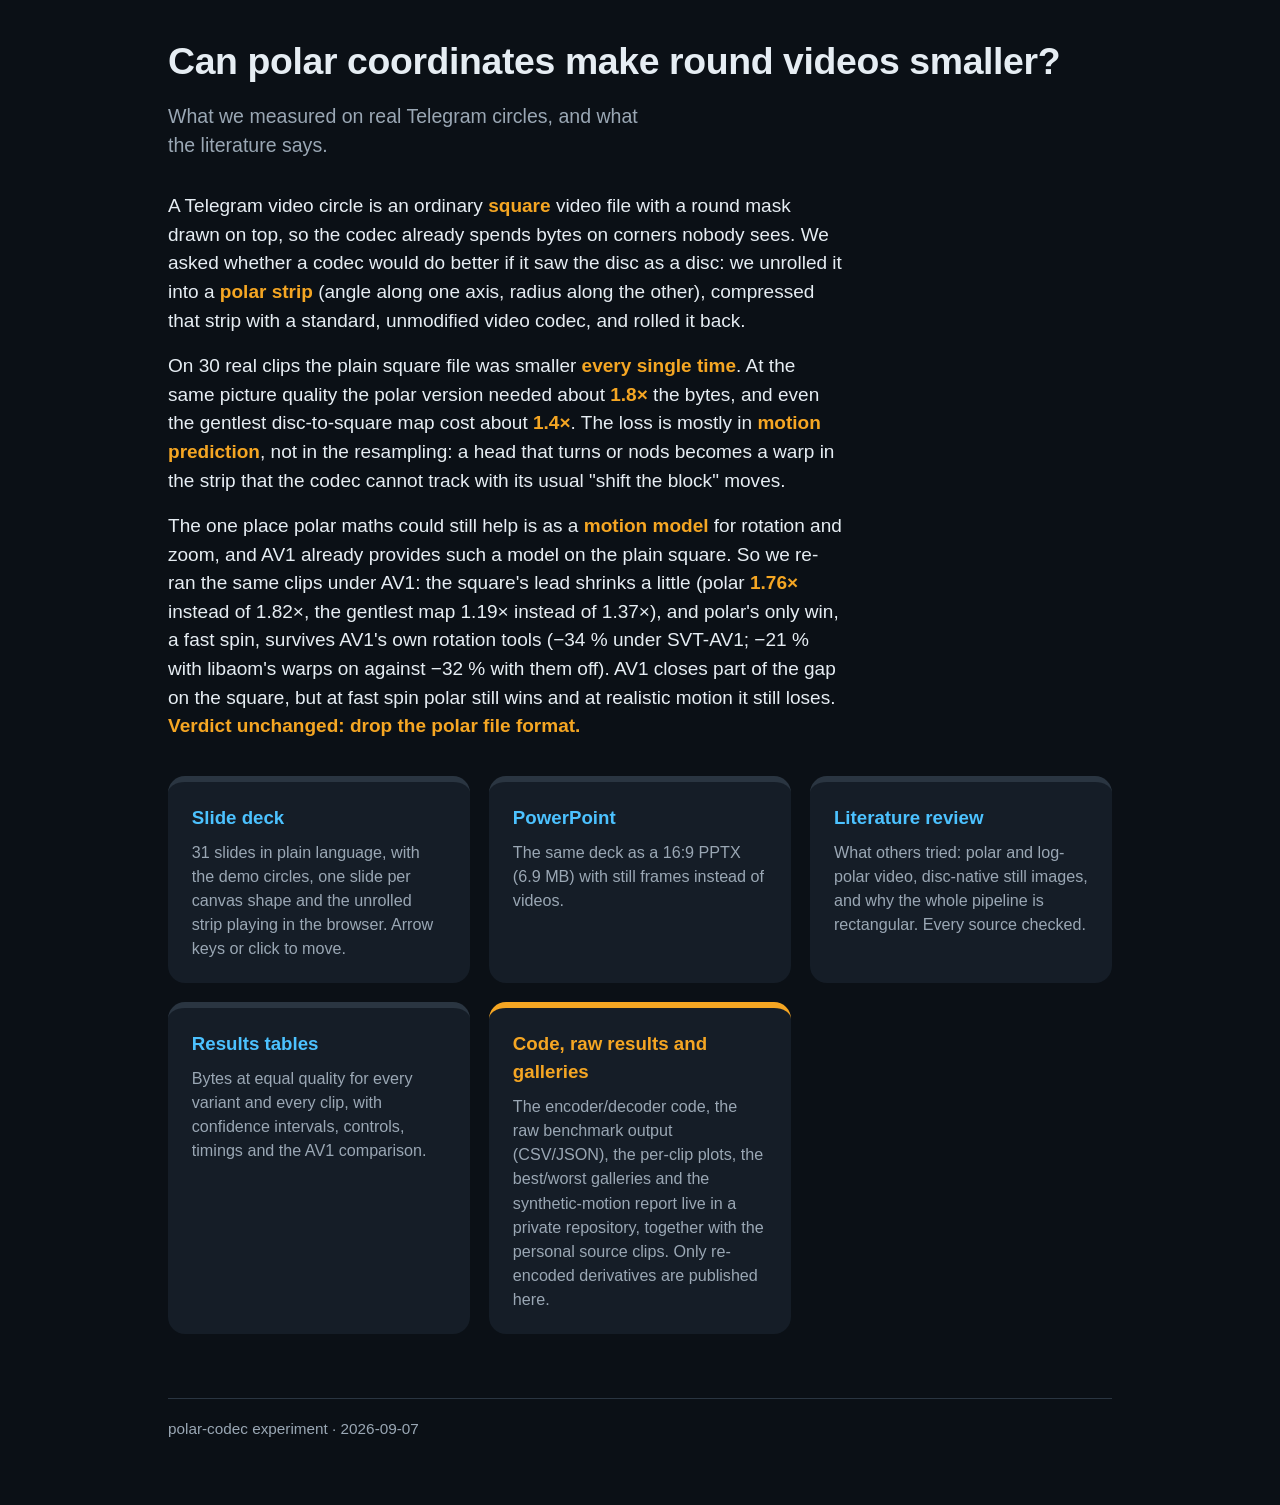
<file: index.html>
<!doctype html>
<html lang="en"><head><meta charset="utf-8">
<meta name="viewport" content="width=device-width, initial-scale=1">
<title>Can polar coordinates make round videos smaller?</title>
<link rel="stylesheet" href="assets/site.css">
</head>
<body><div class="wrap">
<header class="top">
<h1>Can polar coordinates make round videos smaller?</h1><p class="sub">What we measured on real Telegram circles, and what the literature says.</p></header>
<div class="lead">
<p>A Telegram video circle is an ordinary <b>square</b> video file with a round mask drawn on top,
so the codec already spends bytes on corners nobody sees. We asked whether a codec would do better
if it saw the disc as a disc: we unrolled it into a <b>polar strip</b> (angle along one axis, radius
along the other), compressed that strip with a standard, unmodified video codec, and rolled it back.</p>
<p>On 30 real clips the plain square file was smaller <b>every single time</b>. At the same picture
quality the polar version needed about <b>1.8&times;</b> the bytes, and even the gentlest disc-to-square
map cost about <b>1.4&times;</b>. The loss is mostly in <b>motion prediction</b>, not in the resampling:
a head that turns or nods becomes a warp in the strip that the codec cannot track with its usual
"shift the block" moves.</p>
<p>The one place polar maths could still help is as a <b>motion model</b> for rotation and zoom, and
AV1 already provides such a model on the plain square. So we re-ran the same clips under AV1: the
square's lead shrinks a little (polar <b>1.76&times;</b> instead of 1.82&times;, the gentlest map 1.19&times;
instead of 1.37&times;), and polar's only win, a fast spin, survives AV1's own rotation tools
(&minus;34 % under SVT-AV1; &minus;21 % with libaom's warps on against &minus;32 % with them off).
AV1 closes part of the gap on the square, but at fast spin polar still wins and at realistic motion it
still loses. <b>Verdict unchanged: drop the polar file format.</b></p>
</div>

<div class="cards">
<a class="card" href="slides/index.html"><h3>Slide deck</h3><p>31 slides in plain language, with the demo circles, one slide per canvas shape and the unrolled strip playing in the browser. Arrow keys or click to move.</p></a>
<a class="card" href="slides/polar-codec.pptx"><h3>PowerPoint</h3><p>The same deck as a 16:9 PPTX (6.9 MB) with still frames instead of videos.</p></a>
<a class="card" href="research/index.html"><h3>Literature review</h3><p>What others tried: polar and log-polar video, disc-native still images, and why the whole pipeline is rectangular. Every source checked.</p></a>
<a class="card" href="results/index.html"><h3>Results tables</h3><p>Bytes at equal quality for every variant and every clip, with confidence intervals, controls, timings and the AV1 comparison.</p></a>
<div class="card note" id="private"><h3>Code, raw results and galleries</h3><p>The encoder/decoder code, the raw benchmark output (CSV/JSON), the per-clip plots, the best/worst galleries and the synthetic-motion report live in a private repository, together with the personal source clips. Only re-encoded derivatives are published here.</p></div>
</div>

<footer>polar-codec experiment &middot; 2026-09-07</footer>
</div></body></html>
</file>
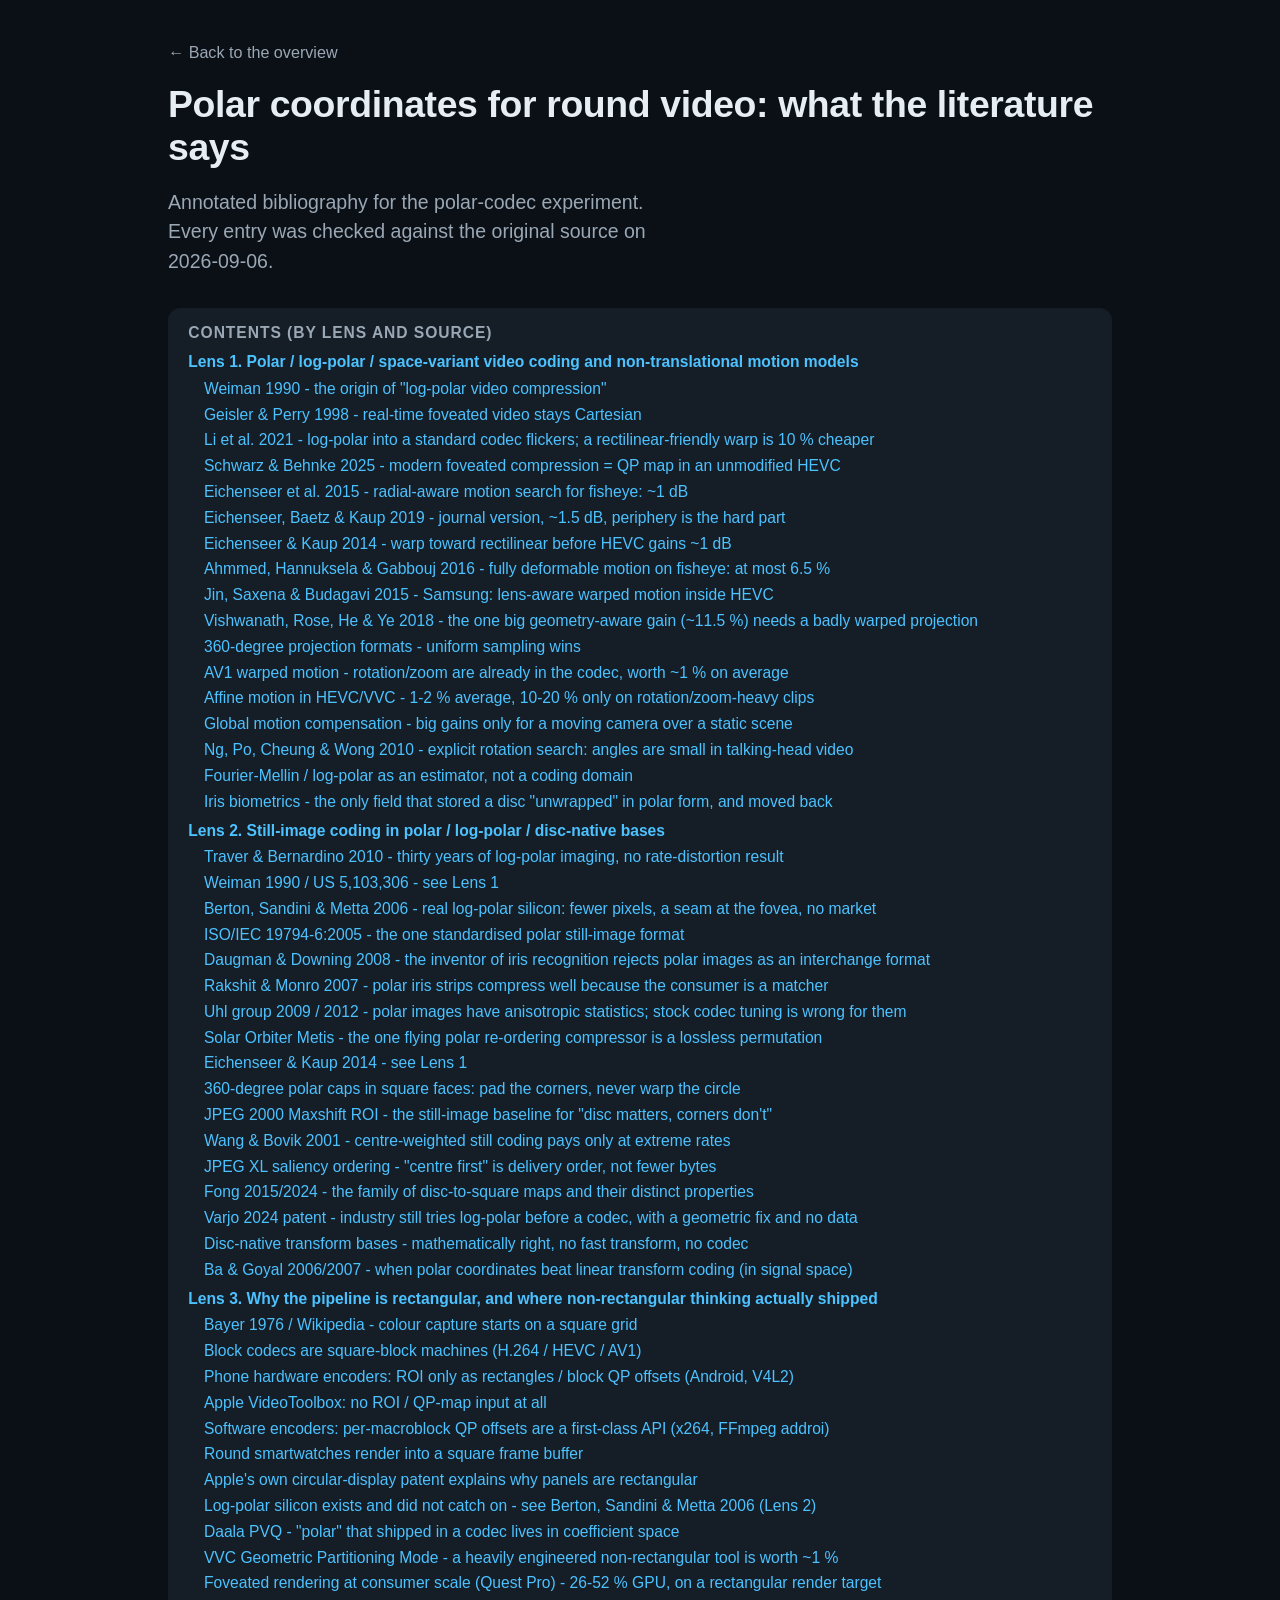
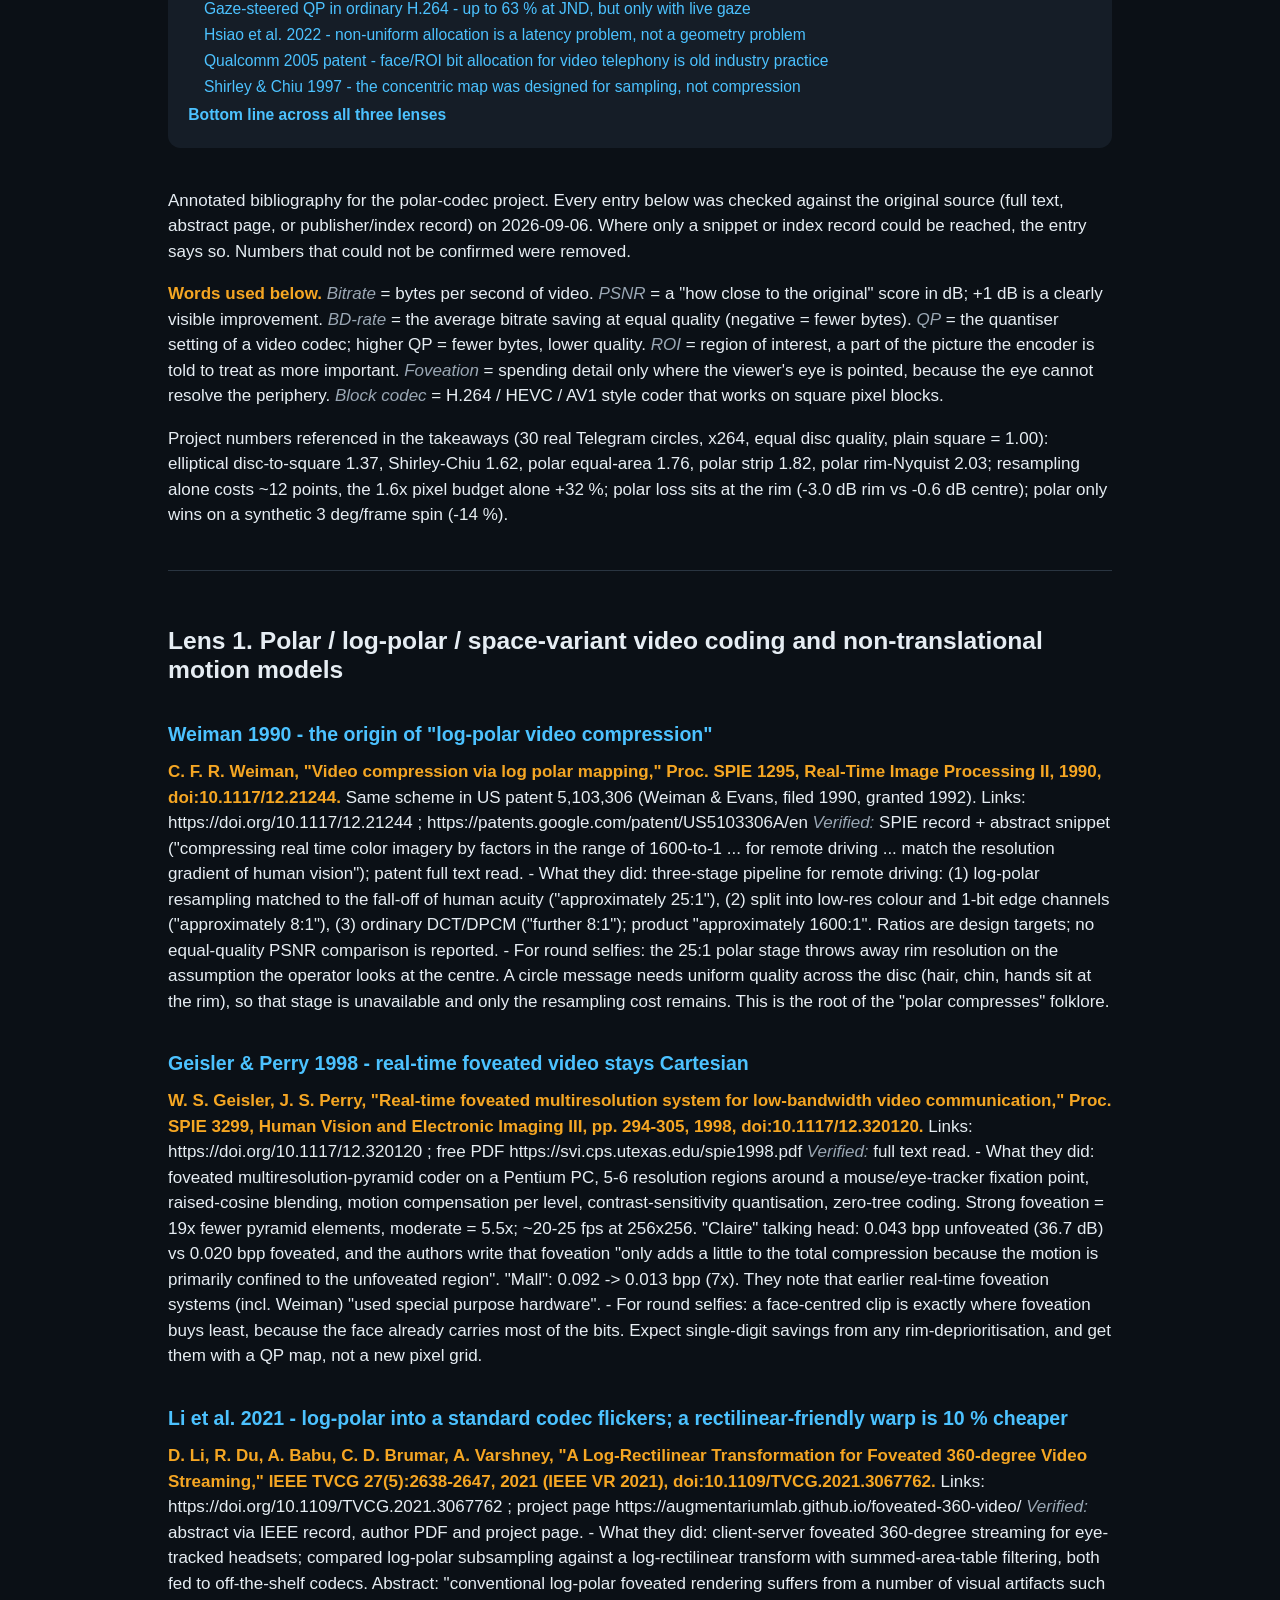
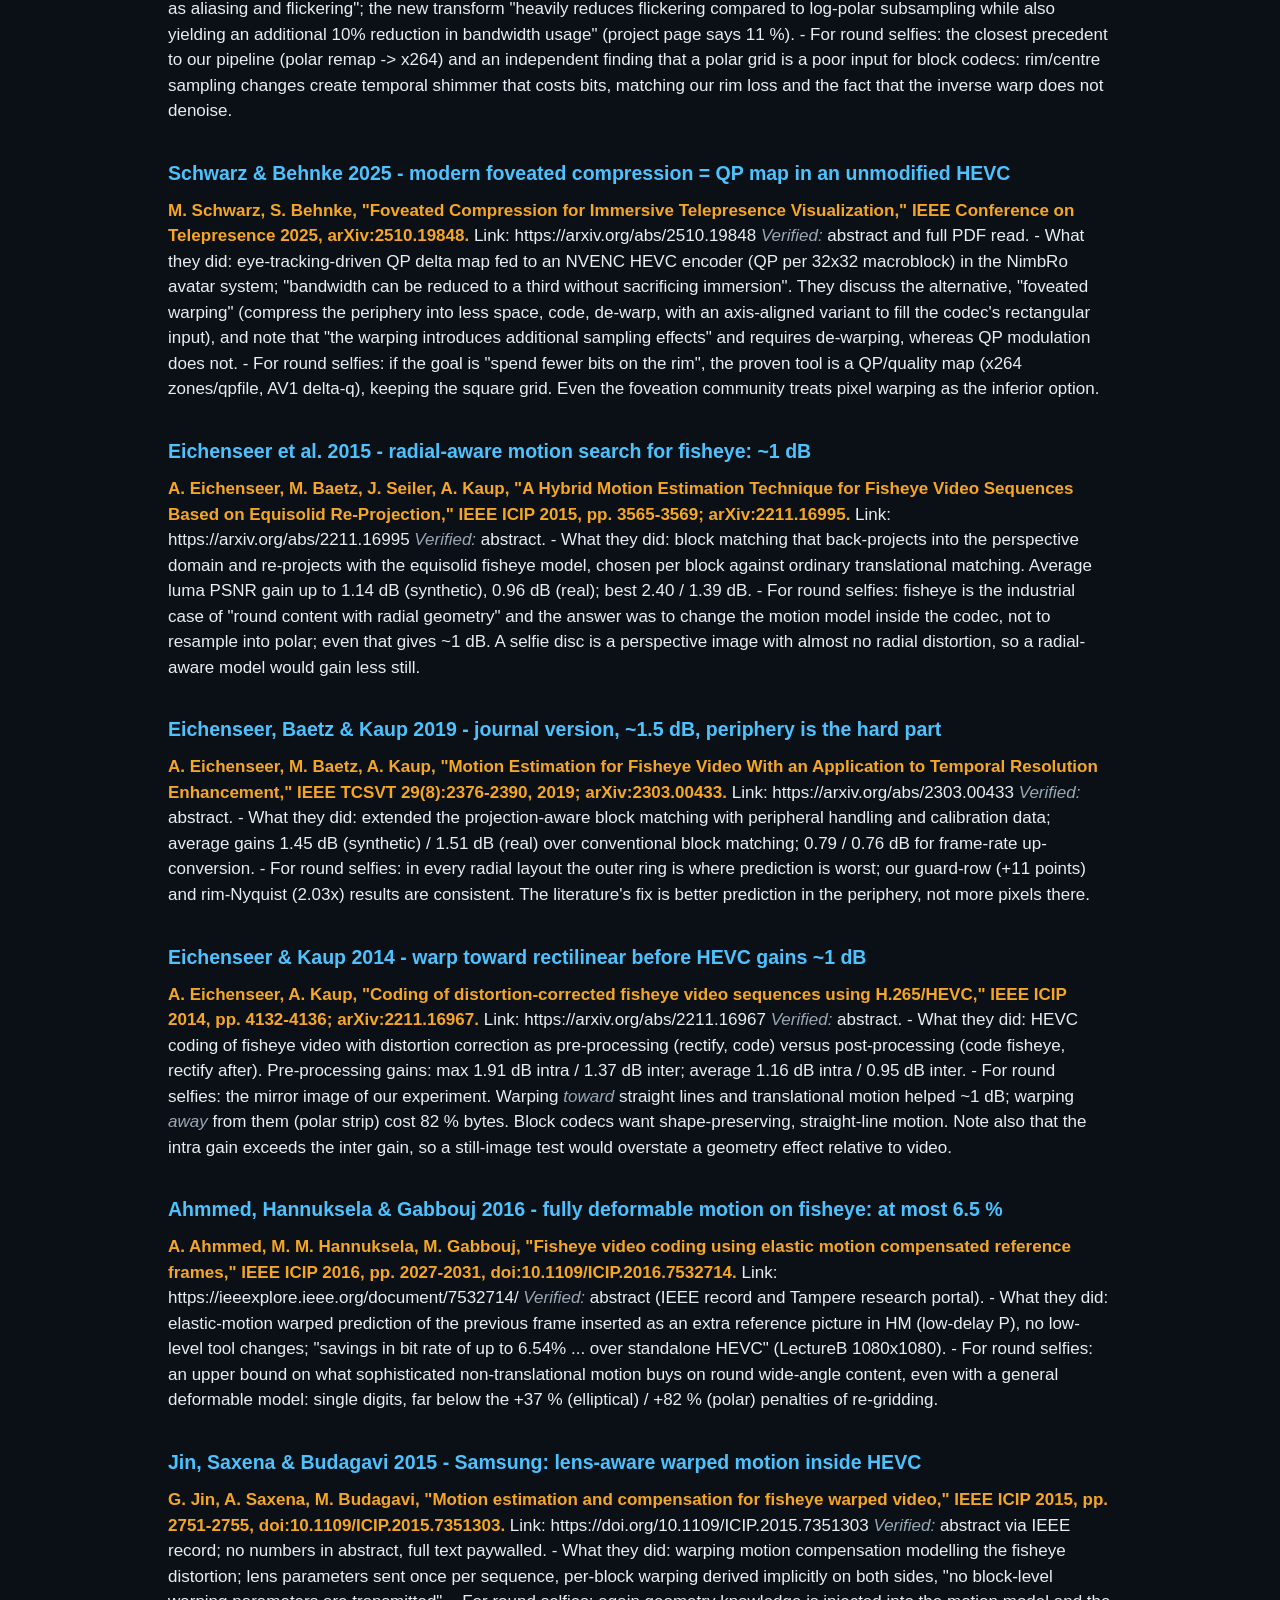
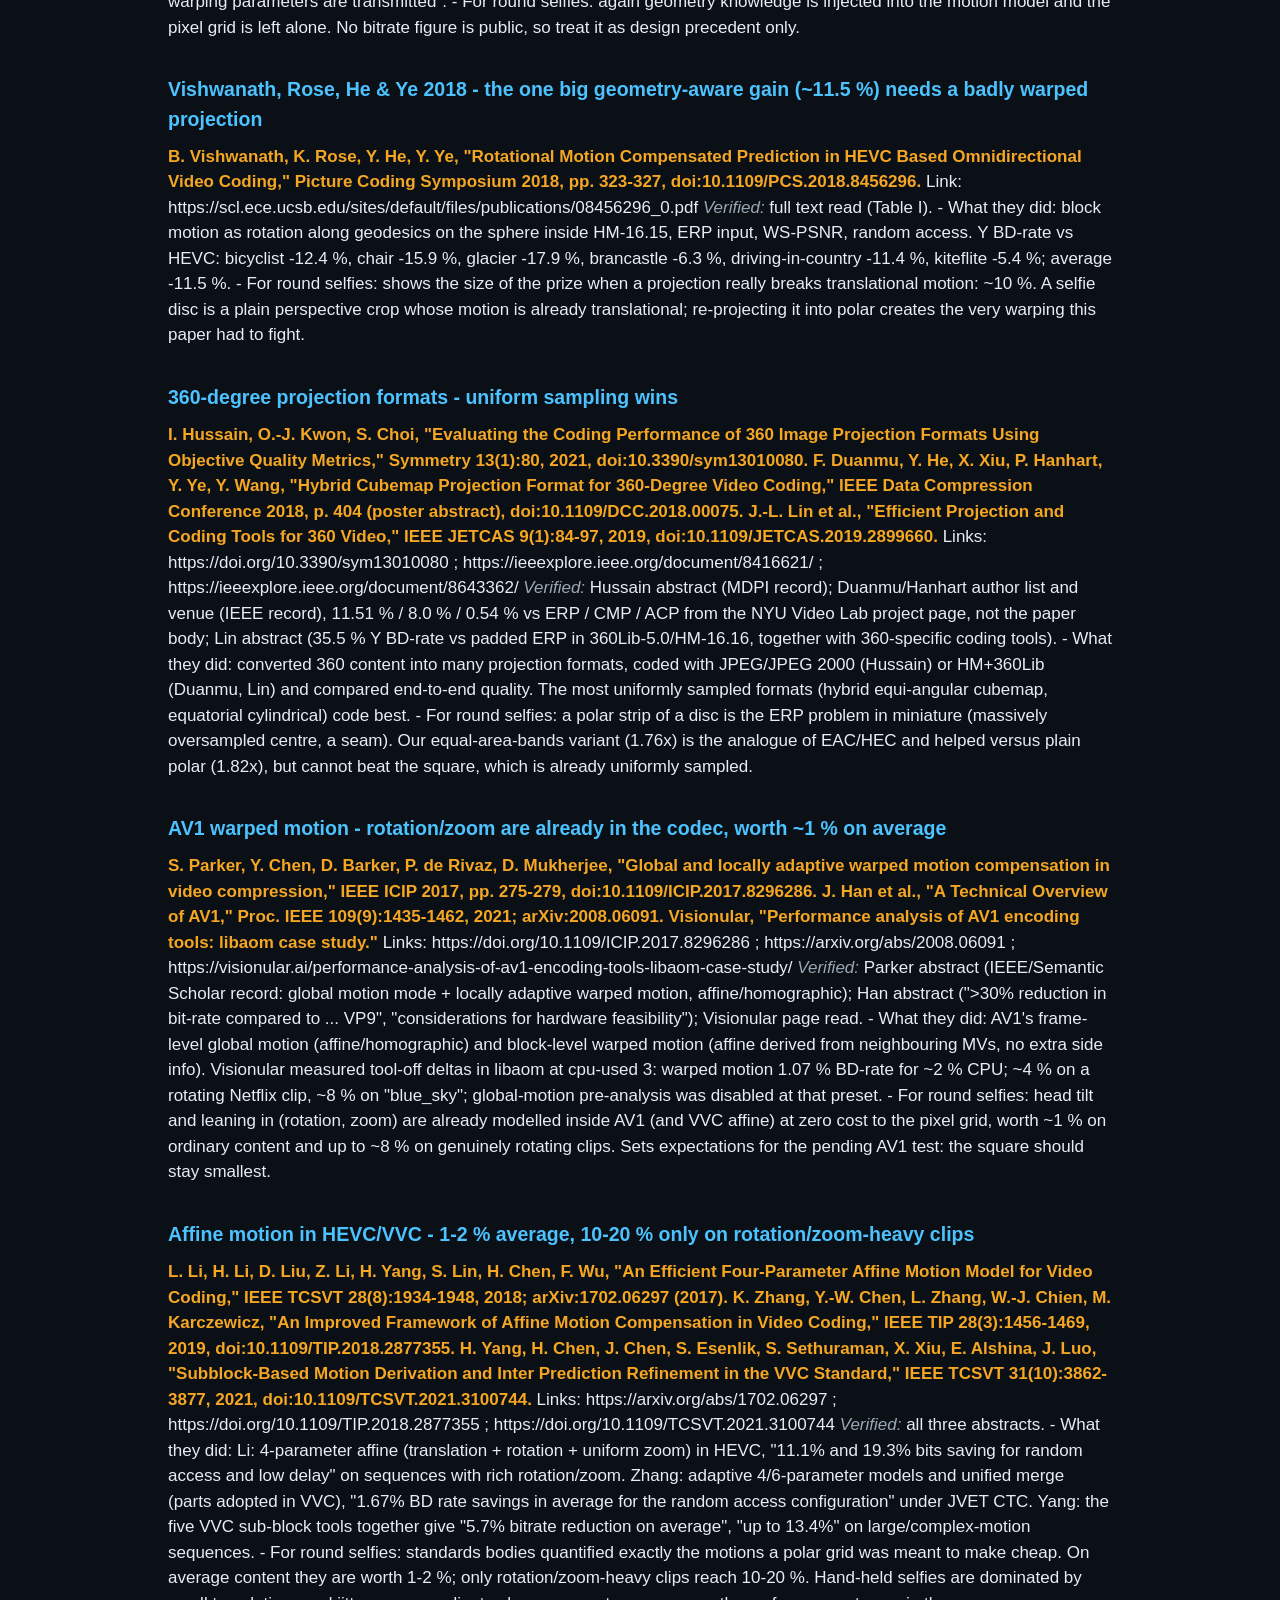
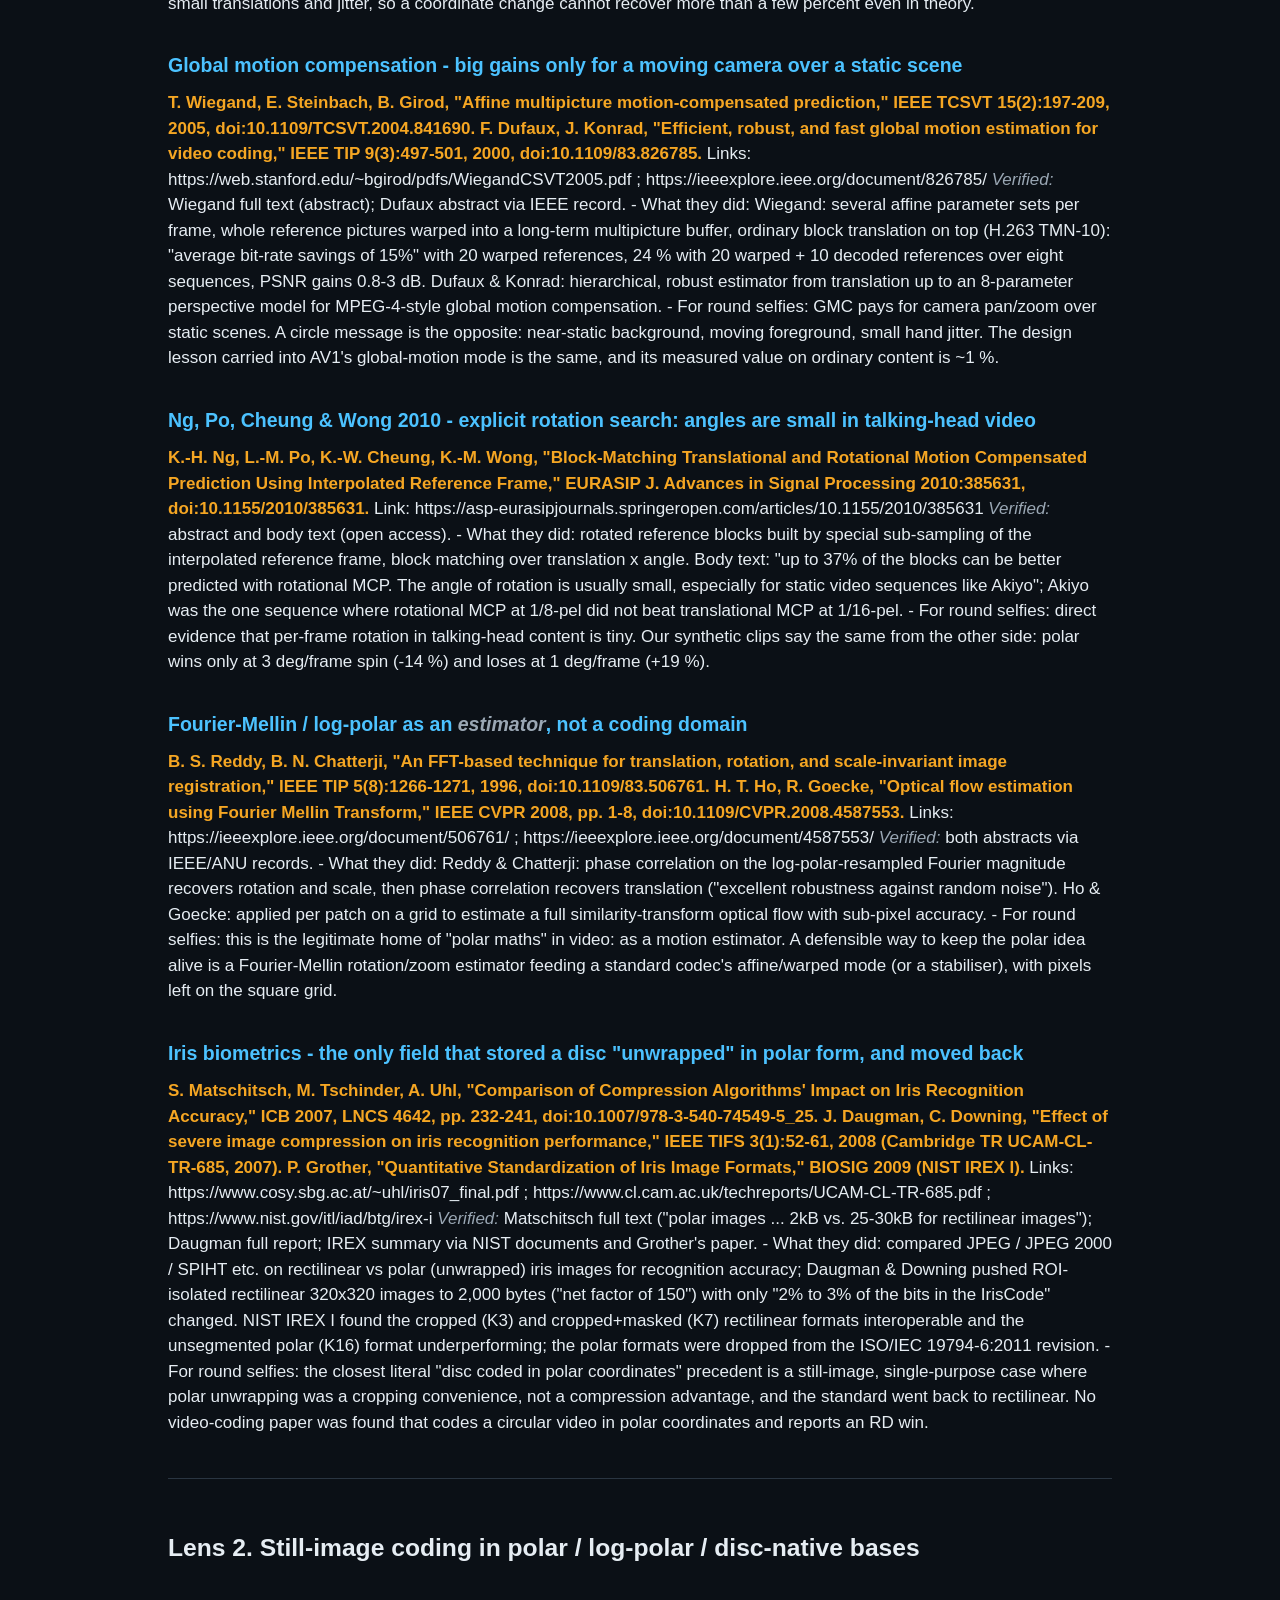
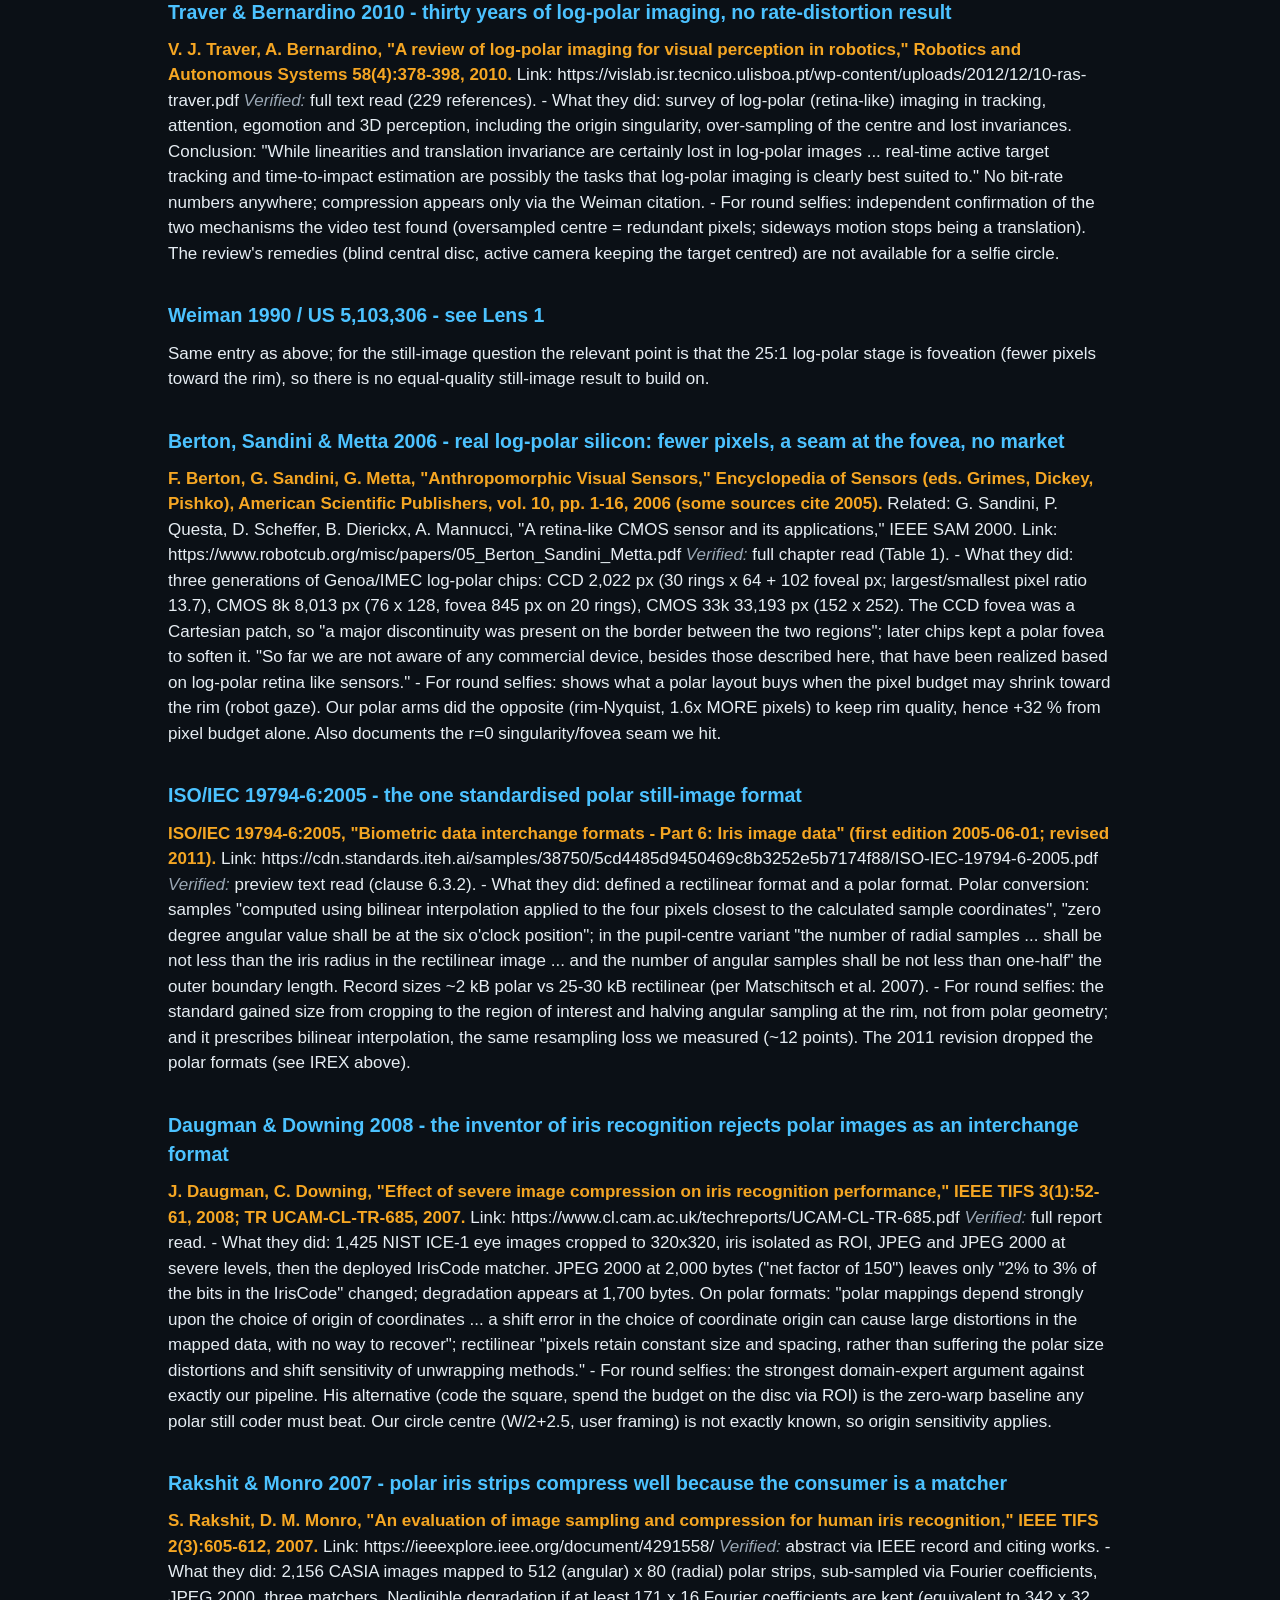
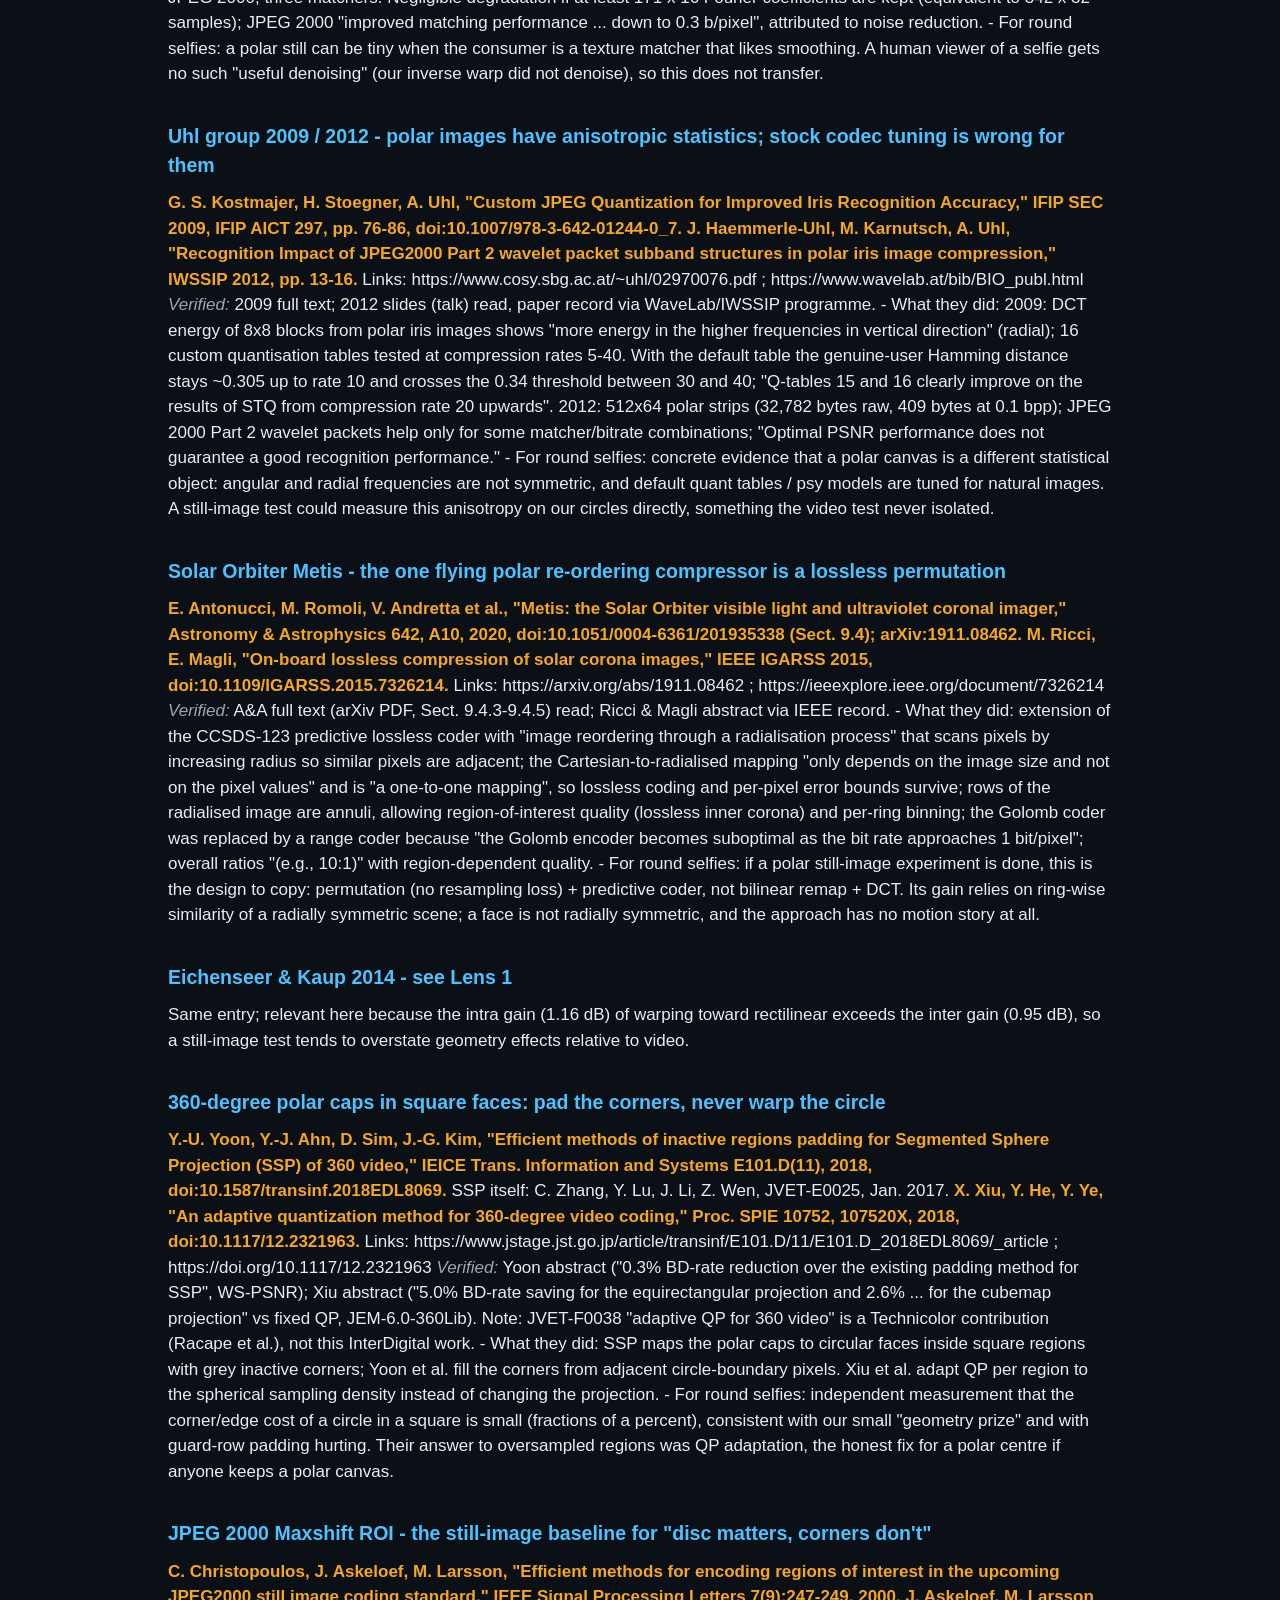
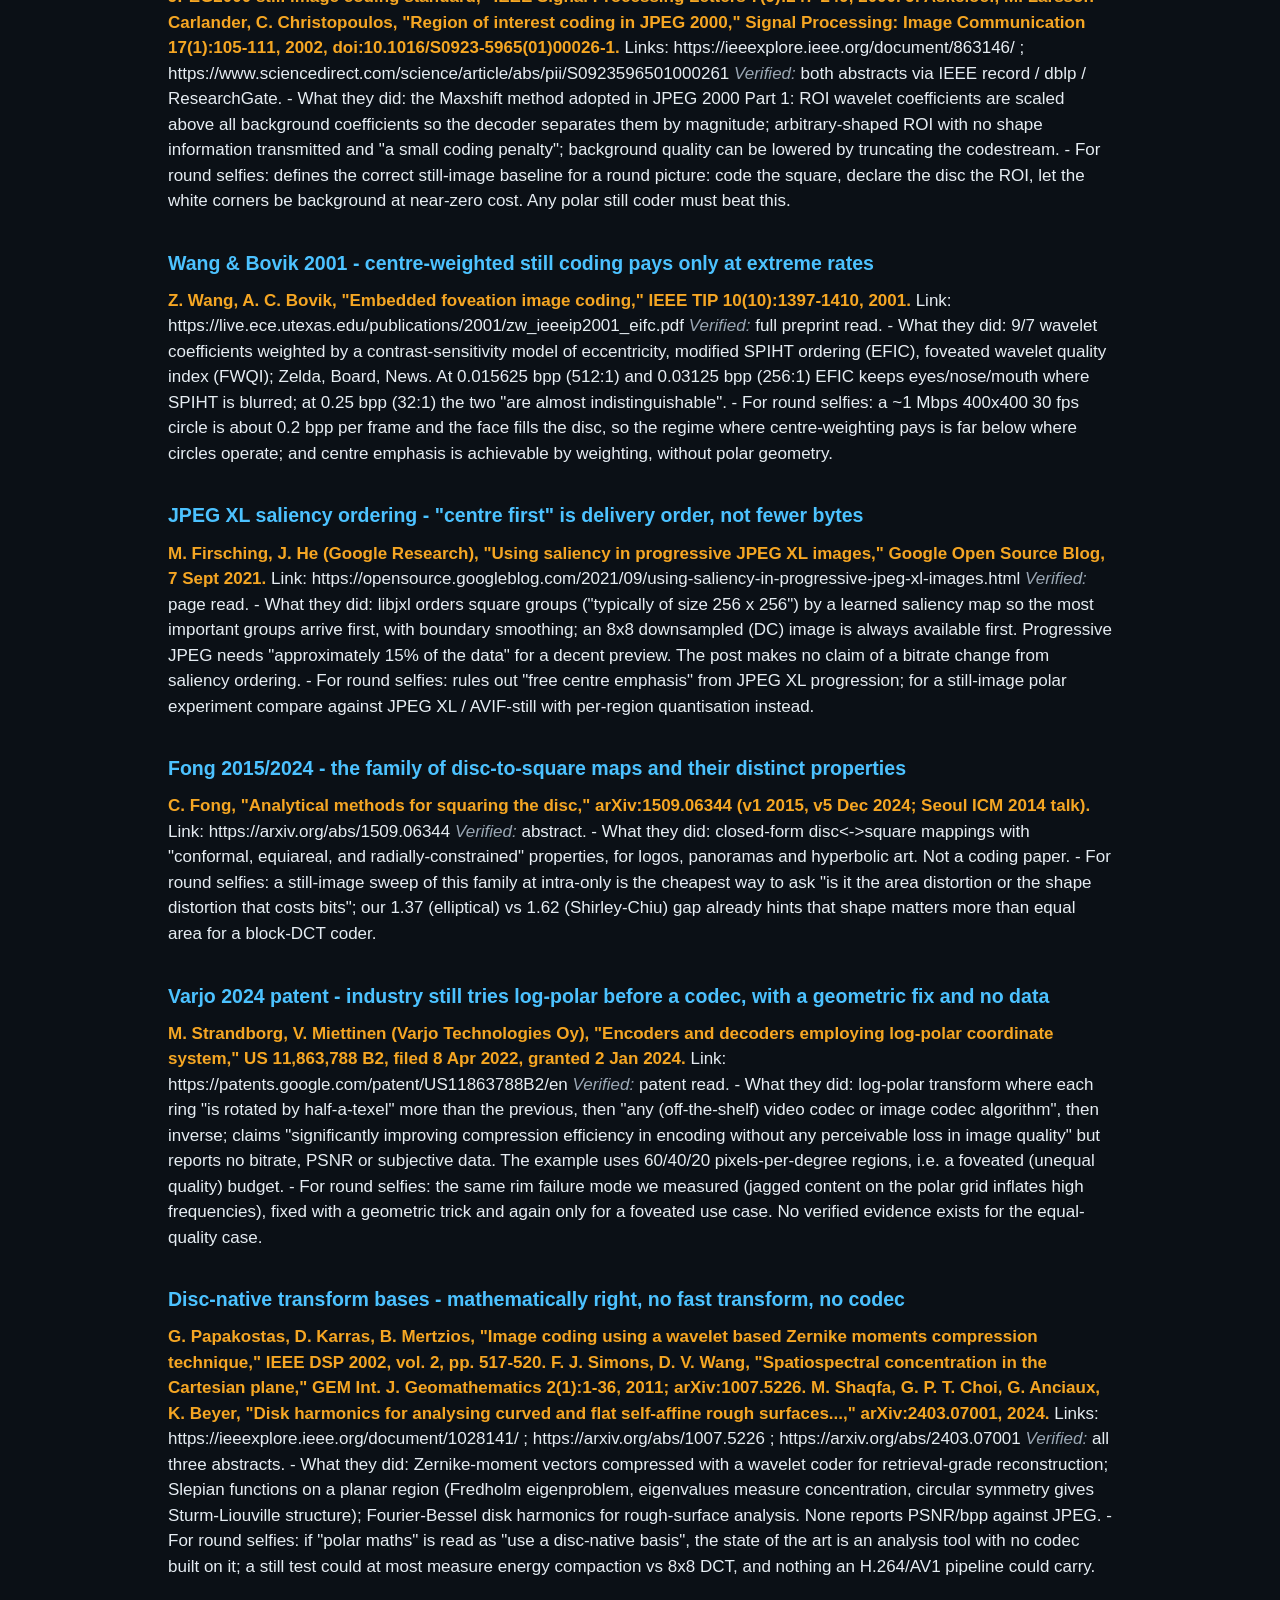
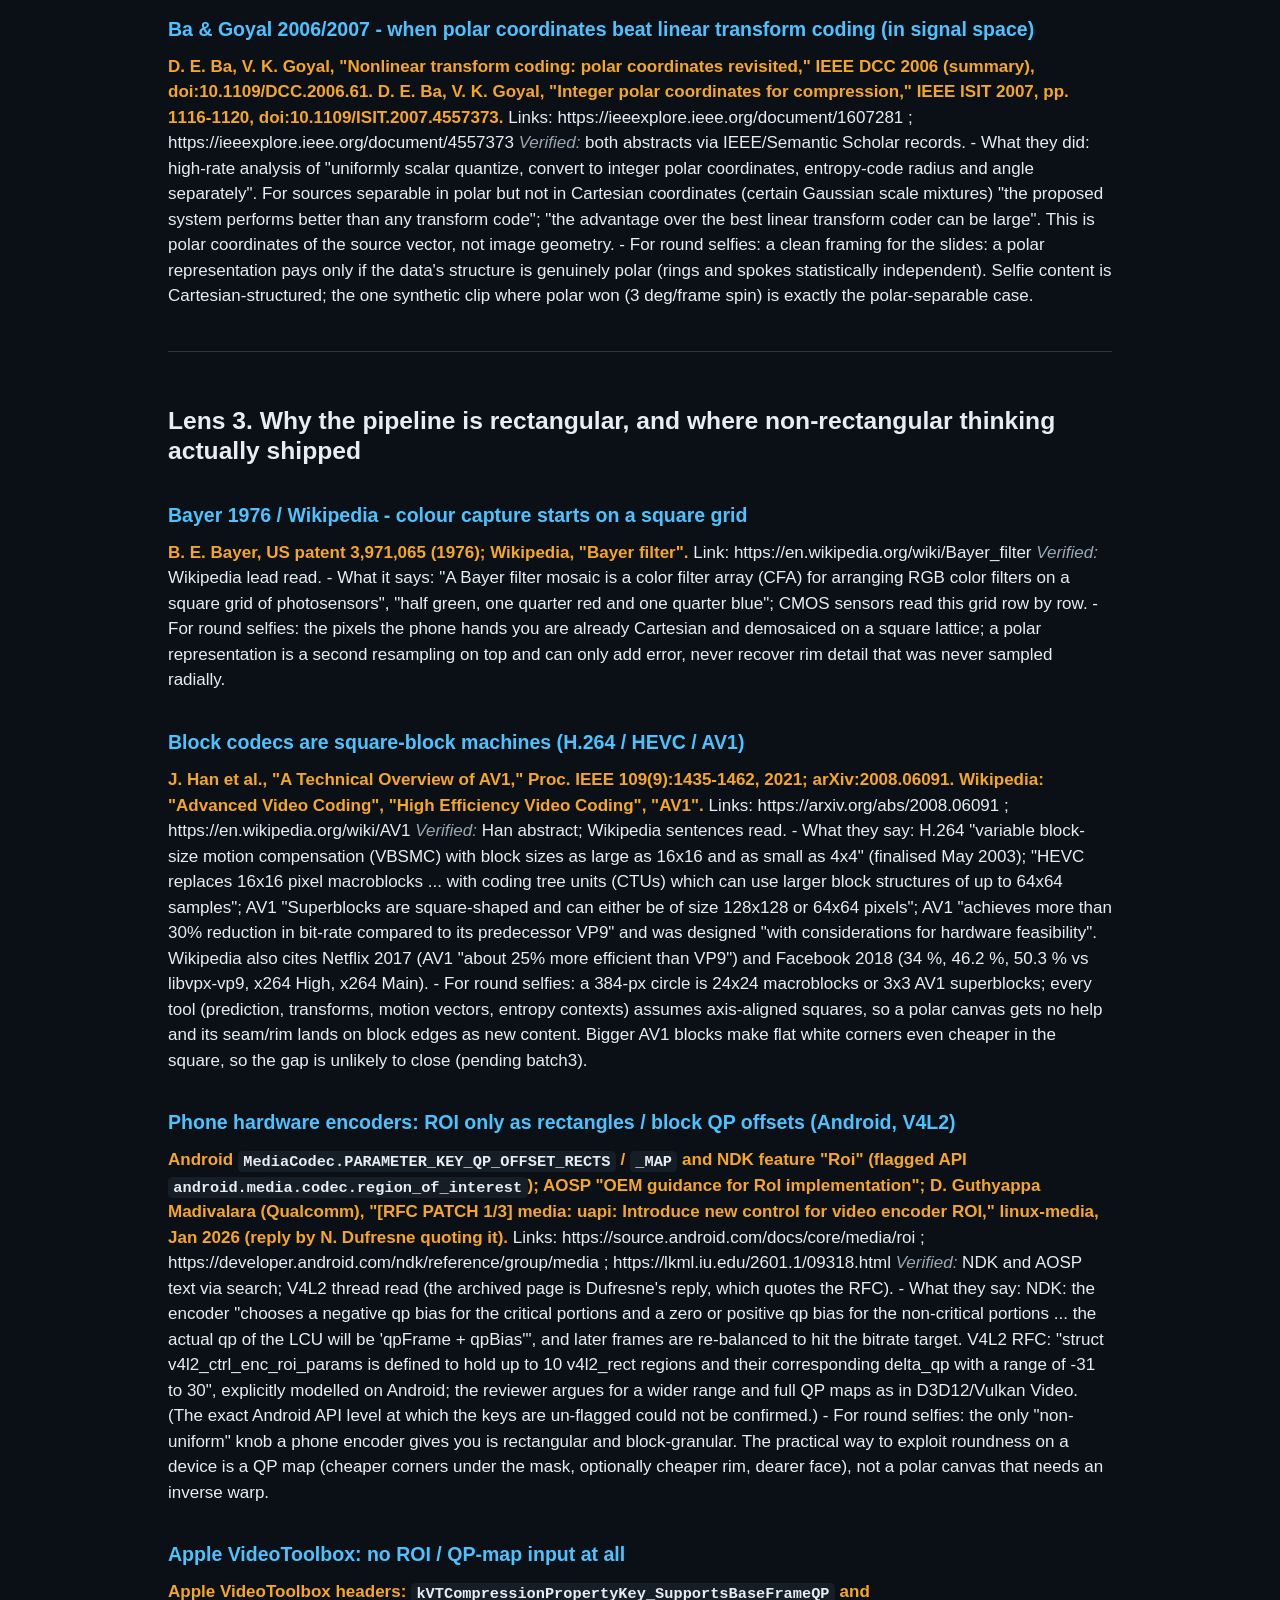
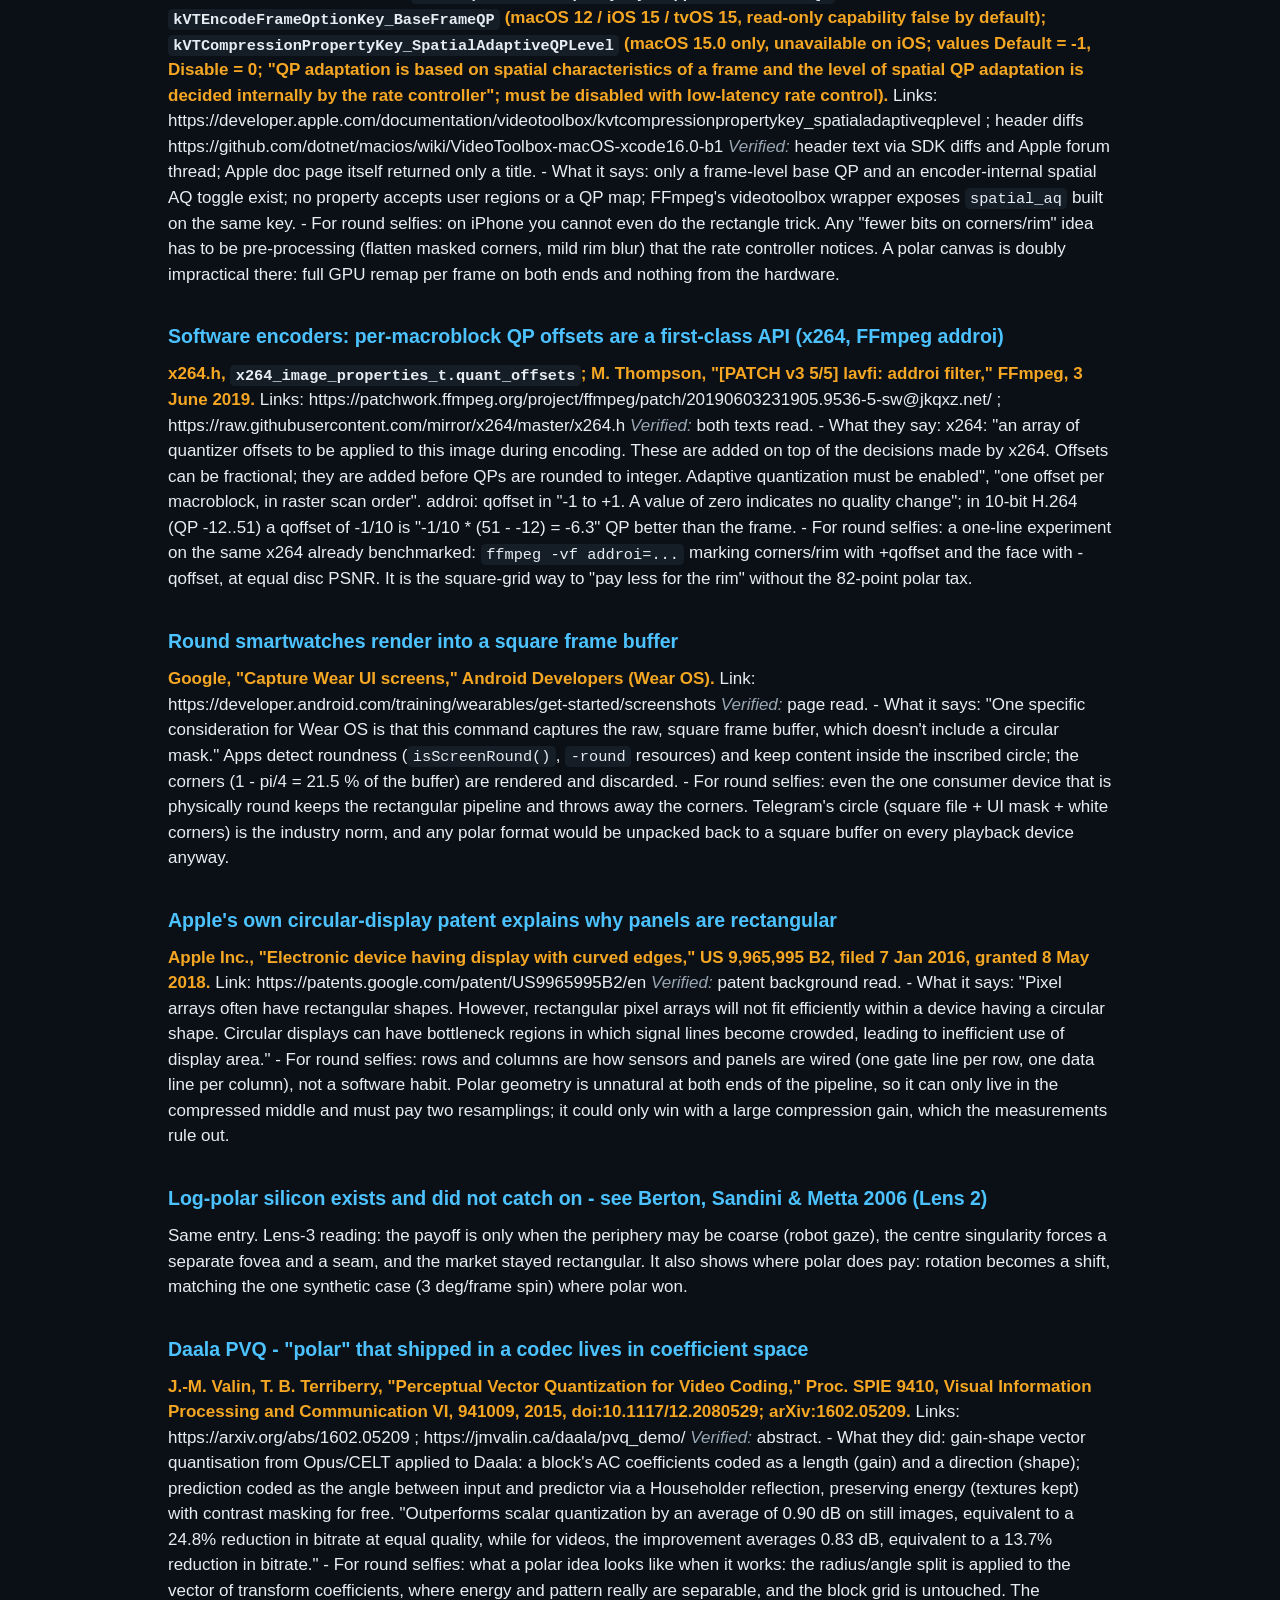
<file: research/index.html>
<!doctype html>
<html lang="en"><head><meta charset="utf-8">
<meta name="viewport" content="width=device-width, initial-scale=1">
<title>Polar coordinates for round video: what the literature says</title>
<link rel="stylesheet" href="../assets/site.css">
</head>
<body><div class="wrap">
<header class="top"><a class="back" href="../index.html">&larr; Back to the overview</a>
<h1>Polar coordinates for round video: what the literature says</h1><p class="sub">Annotated bibliography for the polar-codec experiment. Every entry was checked against the original source on 2026-09-06.</p></header>
<nav class="toc"><h2>Contents (by lens and source)</h2><ul>
<li><a href="#lens-1-polar-log-polar-space-variant-video-coding-and-non-translational-motion-models">Lens 1. Polar / log-polar / space-variant video coding and non-translational motion models</a><ul>
<li><a href="#weiman-1990-the-origin-of-log-polar-video-compression">Weiman 1990 - the origin of "log-polar video compression"</a></li>
<li><a href="#geisler-perry-1998-real-time-foveated-video-stays-cartesian">Geisler &amp; Perry 1998 - real-time foveated video stays Cartesian</a></li>
<li><a href="#li-et-al-2021-log-polar-into-a-standard-codec-flickers-a-rectilinear-friendly-warp-is-10-cheaper">Li et al. 2021 - log-polar into a standard codec flickers; a rectilinear-friendly warp is 10 % cheaper</a></li>
<li><a href="#schwarz-behnke-2025-modern-foveated-compression-qp-map-in-an-unmodified-hevc">Schwarz &amp; Behnke 2025 - modern foveated compression = QP map in an unmodified HEVC</a></li>
<li><a href="#eichenseer-et-al-2015-radial-aware-motion-search-for-fisheye-1-db">Eichenseer et al. 2015 - radial-aware motion search for fisheye: ~1 dB</a></li>
<li><a href="#eichenseer-baetz-kaup-2019-journal-version-15-db-periphery-is-the-hard-part">Eichenseer, Baetz &amp; Kaup 2019 - journal version, ~1.5 dB, periphery is the hard part</a></li>
<li><a href="#eichenseer-kaup-2014-warp-toward-rectilinear-before-hevc-gains-1-db">Eichenseer &amp; Kaup 2014 - warp toward rectilinear before HEVC gains ~1 dB</a></li>
<li><a href="#ahmmed-hannuksela-gabbouj-2016-fully-deformable-motion-on-fisheye-at-most-65">Ahmmed, Hannuksela &amp; Gabbouj 2016 - fully deformable motion on fisheye: at most 6.5 %</a></li>
<li><a href="#jin-saxena-budagavi-2015-samsung-lens-aware-warped-motion-inside-hevc">Jin, Saxena &amp; Budagavi 2015 - Samsung: lens-aware warped motion inside HEVC</a></li>
<li><a href="#vishwanath-rose-he-ye-2018-the-one-big-geometry-aware-gain-115-needs-a-badly-warped-projection">Vishwanath, Rose, He &amp; Ye 2018 - the one big geometry-aware gain (~11.5 %) needs a badly warped projection</a></li>
<li><a href="#360-degree-projection-formats-uniform-sampling-wins">360-degree projection formats - uniform sampling wins</a></li>
<li><a href="#av1-warped-motion-rotationzoom-are-already-in-the-codec-worth-1-on-average">AV1 warped motion - rotation/zoom are already in the codec, worth ~1 % on average</a></li>
<li><a href="#affine-motion-in-hevcvvc-1-2-average-10-20-only-on-rotationzoom-heavy-clips">Affine motion in HEVC/VVC - 1-2 % average, 10-20 % only on rotation/zoom-heavy clips</a></li>
<li><a href="#global-motion-compensation-big-gains-only-for-a-moving-camera-over-a-static-scene">Global motion compensation - big gains only for a moving camera over a static scene</a></li>
<li><a href="#ng-po-cheung-wong-2010-explicit-rotation-search-angles-are-small-in-talking-head-video">Ng, Po, Cheung &amp; Wong 2010 - explicit rotation search: angles are small in talking-head video</a></li>
<li><a href="#fourier-mellin-log-polar-as-an-estimator-not-a-coding-domain">Fourier-Mellin / log-polar as an estimator, not a coding domain</a></li>
<li><a href="#iris-biometrics-the-only-field-that-stored-a-disc-unwrapped-in-polar-form-and-moved-back">Iris biometrics - the only field that stored a disc "unwrapped" in polar form, and moved back</a></li>
</ul>
</li>
<li><a href="#lens-2-still-image-coding-in-polar-log-polar-disc-native-bases">Lens 2. Still-image coding in polar / log-polar / disc-native bases</a><ul>
<li><a href="#traver-bernardino-2010-thirty-years-of-log-polar-imaging-no-rate-distortion-result">Traver &amp; Bernardino 2010 - thirty years of log-polar imaging, no rate-distortion result</a></li>
<li><a href="#weiman-1990-us-5103306-see-lens-1">Weiman 1990 / US 5,103,306 - see Lens 1</a></li>
<li><a href="#berton-sandini-metta-2006-real-log-polar-silicon-fewer-pixels-a-seam-at-the-fovea-no-market">Berton, Sandini &amp; Metta 2006 - real log-polar silicon: fewer pixels, a seam at the fovea, no market</a></li>
<li><a href="#isoiec-19794-62005-the-one-standardised-polar-still-image-format">ISO/IEC 19794-6:2005 - the one standardised polar still-image format</a></li>
<li><a href="#daugman-downing-2008-the-inventor-of-iris-recognition-rejects-polar-images-as-an-interchange-format">Daugman &amp; Downing 2008 - the inventor of iris recognition rejects polar images as an interchange format</a></li>
<li><a href="#rakshit-monro-2007-polar-iris-strips-compress-well-because-the-consumer-is-a-matcher">Rakshit &amp; Monro 2007 - polar iris strips compress well because the consumer is a matcher</a></li>
<li><a href="#uhl-group-2009-2012-polar-images-have-anisotropic-statistics-stock-codec-tuning-is-wrong-for-them">Uhl group 2009 / 2012 - polar images have anisotropic statistics; stock codec tuning is wrong for them</a></li>
<li><a href="#solar-orbiter-metis-the-one-flying-polar-re-ordering-compressor-is-a-lossless-permutation">Solar Orbiter Metis - the one flying polar re-ordering compressor is a lossless permutation</a></li>
<li><a href="#eichenseer-kaup-2014-see-lens-1">Eichenseer &amp; Kaup 2014 - see Lens 1</a></li>
<li><a href="#360-degree-polar-caps-in-square-faces-pad-the-corners-never-warp-the-circle">360-degree polar caps in square faces: pad the corners, never warp the circle</a></li>
<li><a href="#jpeg-2000-maxshift-roi-the-still-image-baseline-for-disc-matters-corners-dont">JPEG 2000 Maxshift ROI - the still-image baseline for "disc matters, corners don't"</a></li>
<li><a href="#wang-bovik-2001-centre-weighted-still-coding-pays-only-at-extreme-rates">Wang &amp; Bovik 2001 - centre-weighted still coding pays only at extreme rates</a></li>
<li><a href="#jpeg-xl-saliency-ordering-centre-first-is-delivery-order-not-fewer-bytes">JPEG XL saliency ordering - "centre first" is delivery order, not fewer bytes</a></li>
<li><a href="#fong-20152024-the-family-of-disc-to-square-maps-and-their-distinct-properties">Fong 2015/2024 - the family of disc-to-square maps and their distinct properties</a></li>
<li><a href="#varjo-2024-patent-industry-still-tries-log-polar-before-a-codec-with-a-geometric-fix-and-no-data">Varjo 2024 patent - industry still tries log-polar before a codec, with a geometric fix and no data</a></li>
<li><a href="#disc-native-transform-bases-mathematically-right-no-fast-transform-no-codec">Disc-native transform bases - mathematically right, no fast transform, no codec</a></li>
<li><a href="#ba-goyal-20062007-when-polar-coordinates-beat-linear-transform-coding-in-signal-space">Ba &amp; Goyal 2006/2007 - when polar coordinates beat linear transform coding (in signal space)</a></li>
</ul>
</li>
<li><a href="#lens-3-why-the-pipeline-is-rectangular-and-where-non-rectangular-thinking-actually-shipped">Lens 3. Why the pipeline is rectangular, and where non-rectangular thinking actually shipped</a><ul>
<li><a href="#bayer-1976-wikipedia-colour-capture-starts-on-a-square-grid">Bayer 1976 / Wikipedia - colour capture starts on a square grid</a></li>
<li><a href="#block-codecs-are-square-block-machines-h264-hevc-av1">Block codecs are square-block machines (H.264 / HEVC / AV1)</a></li>
<li><a href="#phone-hardware-encoders-roi-only-as-rectangles-block-qp-offsets-android-v4l2">Phone hardware encoders: ROI only as rectangles / block QP offsets (Android, V4L2)</a></li>
<li><a href="#apple-videotoolbox-no-roi-qp-map-input-at-all">Apple VideoToolbox: no ROI / QP-map input at all</a></li>
<li><a href="#software-encoders-per-macroblock-qp-offsets-are-a-first-class-api-x264-ffmpeg-addroi">Software encoders: per-macroblock QP offsets are a first-class API (x264, FFmpeg addroi)</a></li>
<li><a href="#round-smartwatches-render-into-a-square-frame-buffer">Round smartwatches render into a square frame buffer</a></li>
<li><a href="#apples-own-circular-display-patent-explains-why-panels-are-rectangular">Apple's own circular-display patent explains why panels are rectangular</a></li>
<li><a href="#log-polar-silicon-exists-and-did-not-catch-on-see-berton-sandini-metta-2006-lens-2">Log-polar silicon exists and did not catch on - see Berton, Sandini &amp; Metta 2006 (Lens 2)</a></li>
<li><a href="#daala-pvq-polar-that-shipped-in-a-codec-lives-in-coefficient-space">Daala PVQ - "polar" that shipped in a codec lives in coefficient space</a></li>
<li><a href="#vvc-geometric-partitioning-mode-a-heavily-engineered-non-rectangular-tool-is-worth-1">VVC Geometric Partitioning Mode - a heavily engineered non-rectangular tool is worth ~1 %</a></li>
<li><a href="#foveated-rendering-at-consumer-scale-quest-pro-26-52-gpu-on-a-rectangular-render-target">Foveated rendering at consumer scale (Quest Pro) - 26-52 % GPU, on a rectangular render target</a></li>
<li><a href="#gaze-steered-qp-in-ordinary-h264-up-to-63-at-jnd-but-only-with-live-gaze">Gaze-steered QP in ordinary H.264 - up to 63 % at JND, but only with live gaze</a></li>
<li><a href="#hsiao-et-al-2022-non-uniform-allocation-is-a-latency-problem-not-a-geometry-problem">Hsiao et al. 2022 - non-uniform allocation is a latency problem, not a geometry problem</a></li>
<li><a href="#qualcomm-2005-patent-faceroi-bit-allocation-for-video-telephony-is-old-industry-practice">Qualcomm 2005 patent - face/ROI bit allocation for video telephony is old industry practice</a></li>
<li><a href="#shirley-chiu-1997-the-concentric-map-was-designed-for-sampling-not-compression">Shirley &amp; Chiu 1997 - the concentric map was designed for sampling, not compression</a></li>
</ul>
</li>
<li><a href="#bottom-line-across-all-three-lenses">Bottom line across all three lenses</a></li>
</ul></nav><p>Annotated bibliography for the polar-codec project. Every entry below was checked
against the original source (full text, abstract page, or publisher/index record)
on 2026-09-06. Where only a snippet or index record could be reached, the entry
says so. Numbers that could not be confirmed were removed.</p>
<p><strong>Words used below.</strong> <em>Bitrate</em> = bytes per second of video. <em>PSNR</em> = a
"how close to the original" score in dB; +1 dB is a clearly visible improvement.
<em>BD-rate</em> = the average bitrate saving at equal quality (negative = fewer bytes).
<em>QP</em> = the quantiser setting of a video codec; higher QP = fewer bytes, lower
quality. <em>ROI</em> = region of interest, a part of the picture the encoder is told to
treat as more important. <em>Foveation</em> = spending detail only where the viewer's
eye is pointed, because the eye cannot resolve the periphery. <em>Block codec</em> =
H.264 / HEVC / AV1 style coder that works on square pixel blocks.</p>
<p>Project numbers referenced in the takeaways (30 real Telegram circles, x264,
equal disc quality, plain square = 1.00): elliptical disc-to-square 1.37,
Shirley-Chiu 1.62, polar equal-area 1.76, polar strip 1.82, polar rim-Nyquist
2.03; resampling alone costs ~12 points, the 1.6x pixel budget alone +32 %;
polar loss sits at the rim (-3.0 dB rim vs -0.6 dB centre); polar only wins on a
synthetic 3 deg/frame spin (-14 %).</p>
<hr />
<h2 id="lens-1-polar-log-polar-space-variant-video-coding-and-non-translational-motion-models">Lens 1. Polar / log-polar / space-variant video coding and non-translational motion models</h2>
<h3 id="weiman-1990-the-origin-of-log-polar-video-compression">Weiman 1990 - the origin of "log-polar video compression"</h3>
<p><strong>C. F. R. Weiman, "Video compression via log polar mapping," Proc. SPIE 1295, Real-Time Image Processing II, 1990, doi:10.1117/12.21244.</strong> Same scheme in US patent 5,103,306 (Weiman &amp; Evans, filed 1990, granted 1992).
Links: https://doi.org/10.1117/12.21244 ; https://patents.google.com/patent/US5103306A/en
<em>Verified:</em> SPIE record + abstract snippet ("compressing real time color imagery by factors in the range of 1600-to-1 ... for remote driving ... match the resolution gradient of human vision"); patent full text read.
- What they did: three-stage pipeline for remote driving: (1) log-polar resampling matched to the fall-off of human acuity ("approximately 25:1"), (2) split into low-res colour and 1-bit edge channels ("approximately 8:1"), (3) ordinary DCT/DPCM ("further 8:1"); product "approximately 1600:1". Ratios are design targets; no equal-quality PSNR comparison is reported.
- For round selfies: the 25:1 polar stage throws away rim resolution on the assumption the operator looks at the centre. A circle message needs uniform quality across the disc (hair, chin, hands sit at the rim), so that stage is unavailable and only the resampling cost remains. This is the root of the "polar compresses" folklore.</p>
<h3 id="geisler-perry-1998-real-time-foveated-video-stays-cartesian">Geisler &amp; Perry 1998 - real-time foveated video stays Cartesian</h3>
<p><strong>W. S. Geisler, J. S. Perry, "Real-time foveated multiresolution system for low-bandwidth video communication," Proc. SPIE 3299, Human Vision and Electronic Imaging III, pp. 294-305, 1998, doi:10.1117/12.320120.</strong>
Links: https://doi.org/10.1117/12.320120 ; free PDF https://svi.cps.utexas.edu/spie1998.pdf
<em>Verified:</em> full text read.
- What they did: foveated multiresolution-pyramid coder on a Pentium PC, 5-6 resolution regions around a mouse/eye-tracker fixation point, raised-cosine blending, motion compensation per level, contrast-sensitivity quantisation, zero-tree coding. Strong foveation = 19x fewer pyramid elements, moderate = 5.5x; ~20-25 fps at 256x256. "Claire" talking head: 0.043 bpp unfoveated (36.7 dB) vs 0.020 bpp foveated, and the authors write that foveation "only adds a little to the total compression because the motion is primarily confined to the unfoveated region". "Mall": 0.092 -&gt; 0.013 bpp (7x). They note that earlier real-time foveation systems (incl. Weiman) "used special purpose hardware".
- For round selfies: a face-centred clip is exactly where foveation buys least, because the face already carries most of the bits. Expect single-digit savings from any rim-deprioritisation, and get them with a QP map, not a new pixel grid.</p>
<h3 id="li-et-al-2021-log-polar-into-a-standard-codec-flickers-a-rectilinear-friendly-warp-is-10-cheaper">Li et al. 2021 - log-polar into a standard codec flickers; a rectilinear-friendly warp is 10 % cheaper</h3>
<p><strong>D. Li, R. Du, A. Babu, C. D. Brumar, A. Varshney, "A Log-Rectilinear Transformation for Foveated 360-degree Video Streaming," IEEE TVCG 27(5):2638-2647, 2021 (IEEE VR 2021), doi:10.1109/TVCG.2021.3067762.</strong>
Links: https://doi.org/10.1109/TVCG.2021.3067762 ; project page https://augmentariumlab.github.io/foveated-360-video/
<em>Verified:</em> abstract via IEEE record, author PDF and project page.
- What they did: client-server foveated 360-degree streaming for eye-tracked headsets; compared log-polar subsampling against a log-rectilinear transform with summed-area-table filtering, both fed to off-the-shelf codecs. Abstract: "conventional log-polar foveated rendering suffers from a number of visual artifacts such as aliasing and flickering"; the new transform "heavily reduces flickering compared to log-polar subsampling while also yielding an additional 10% reduction in bandwidth usage" (project page says 11 %).
- For round selfies: the closest precedent to our pipeline (polar remap -&gt; x264) and an independent finding that a polar grid is a poor input for block codecs: rim/centre sampling changes create temporal shimmer that costs bits, matching our rim loss and the fact that the inverse warp does not denoise.</p>
<h3 id="schwarz-behnke-2025-modern-foveated-compression-qp-map-in-an-unmodified-hevc">Schwarz &amp; Behnke 2025 - modern foveated compression = QP map in an unmodified HEVC</h3>
<p><strong>M. Schwarz, S. Behnke, "Foveated Compression for Immersive Telepresence Visualization," IEEE Conference on Telepresence 2025, arXiv:2510.19848.</strong>
Link: https://arxiv.org/abs/2510.19848
<em>Verified:</em> abstract and full PDF read.
- What they did: eye-tracking-driven QP delta map fed to an NVENC HEVC encoder (QP per 32x32 macroblock) in the NimbRo avatar system; "bandwidth can be reduced to a third without sacrificing immersion". They discuss the alternative, "foveated warping" (compress the periphery into less space, code, de-warp, with an axis-aligned variant to fill the codec's rectangular input), and note that "the warping introduces additional sampling effects" and requires de-warping, whereas QP modulation does not.
- For round selfies: if the goal is "spend fewer bits on the rim", the proven tool is a QP/quality map (x264 zones/qpfile, AV1 delta-q), keeping the square grid. Even the foveation community treats pixel warping as the inferior option.</p>
<h3 id="eichenseer-et-al-2015-radial-aware-motion-search-for-fisheye-1-db">Eichenseer et al. 2015 - radial-aware motion search for fisheye: ~1 dB</h3>
<p><strong>A. Eichenseer, M. Baetz, J. Seiler, A. Kaup, "A Hybrid Motion Estimation Technique for Fisheye Video Sequences Based on Equisolid Re-Projection," IEEE ICIP 2015, pp. 3565-3569; arXiv:2211.16995.</strong>
Link: https://arxiv.org/abs/2211.16995
<em>Verified:</em> abstract.
- What they did: block matching that back-projects into the perspective domain and re-projects with the equisolid fisheye model, chosen per block against ordinary translational matching. Average luma PSNR gain up to 1.14 dB (synthetic), 0.96 dB (real); best 2.40 / 1.39 dB.
- For round selfies: fisheye is the industrial case of "round content with radial geometry" and the answer was to change the motion model inside the codec, not to resample into polar; even that gives ~1 dB. A selfie disc is a perspective image with almost no radial distortion, so a radial-aware model would gain less still.</p>
<h3 id="eichenseer-baetz-kaup-2019-journal-version-15-db-periphery-is-the-hard-part">Eichenseer, Baetz &amp; Kaup 2019 - journal version, ~1.5 dB, periphery is the hard part</h3>
<p><strong>A. Eichenseer, M. Baetz, A. Kaup, "Motion Estimation for Fisheye Video With an Application to Temporal Resolution Enhancement," IEEE TCSVT 29(8):2376-2390, 2019; arXiv:2303.00433.</strong>
Link: https://arxiv.org/abs/2303.00433
<em>Verified:</em> abstract.
- What they did: extended the projection-aware block matching with peripheral handling and calibration data; average gains 1.45 dB (synthetic) / 1.51 dB (real) over conventional block matching; 0.79 / 0.76 dB for frame-rate up-conversion.
- For round selfies: in every radial layout the outer ring is where prediction is worst; our guard-row (+11 points) and rim-Nyquist (2.03x) results are consistent. The literature's fix is better prediction in the periphery, not more pixels there.</p>
<h3 id="eichenseer-kaup-2014-warp-toward-rectilinear-before-hevc-gains-1-db">Eichenseer &amp; Kaup 2014 - warp toward rectilinear before HEVC gains ~1 dB</h3>
<p><strong>A. Eichenseer, A. Kaup, "Coding of distortion-corrected fisheye video sequences using H.265/HEVC," IEEE ICIP 2014, pp. 4132-4136; arXiv:2211.16967.</strong>
Link: https://arxiv.org/abs/2211.16967
<em>Verified:</em> abstract.
- What they did: HEVC coding of fisheye video with distortion correction as pre-processing (rectify, code) versus post-processing (code fisheye, rectify after). Pre-processing gains: max 1.91 dB intra / 1.37 dB inter; average 1.16 dB intra / 0.95 dB inter.
- For round selfies: the mirror image of our experiment. Warping <em>toward</em> straight lines and translational motion helped ~1 dB; warping <em>away</em> from them (polar strip) cost 82 % bytes. Block codecs want shape-preserving, straight-line motion. Note also that the intra gain exceeds the inter gain, so a still-image test would overstate a geometry effect relative to video.</p>
<h3 id="ahmmed-hannuksela-gabbouj-2016-fully-deformable-motion-on-fisheye-at-most-65">Ahmmed, Hannuksela &amp; Gabbouj 2016 - fully deformable motion on fisheye: at most 6.5 %</h3>
<p><strong>A. Ahmmed, M. M. Hannuksela, M. Gabbouj, "Fisheye video coding using elastic motion compensated reference frames," IEEE ICIP 2016, pp. 2027-2031, doi:10.1109/ICIP.2016.7532714.</strong>
Link: https://ieeexplore.ieee.org/document/7532714/
<em>Verified:</em> abstract (IEEE record and Tampere research portal).
- What they did: elastic-motion warped prediction of the previous frame inserted as an extra reference picture in HM (low-delay P), no low-level tool changes; "savings in bit rate of up to 6.54% ... over standalone HEVC" (LectureB 1080x1080).
- For round selfies: an upper bound on what sophisticated non-translational motion buys on round wide-angle content, even with a general deformable model: single digits, far below the +37 % (elliptical) / +82 % (polar) penalties of re-gridding.</p>
<h3 id="jin-saxena-budagavi-2015-samsung-lens-aware-warped-motion-inside-hevc">Jin, Saxena &amp; Budagavi 2015 - Samsung: lens-aware warped motion inside HEVC</h3>
<p><strong>G. Jin, A. Saxena, M. Budagavi, "Motion estimation and compensation for fisheye warped video," IEEE ICIP 2015, pp. 2751-2755, doi:10.1109/ICIP.2015.7351303.</strong>
Link: https://doi.org/10.1109/ICIP.2015.7351303
<em>Verified:</em> abstract via IEEE record; no numbers in abstract, full text paywalled.
- What they did: warping motion compensation modelling the fisheye distortion; lens parameters sent once per sequence, per-block warping derived implicitly on both sides, "no block-level warping parameters are transmitted".
- For round selfies: again geometry knowledge is injected into the motion model and the pixel grid is left alone. No bitrate figure is public, so treat it as design precedent only.</p>
<h3 id="vishwanath-rose-he-ye-2018-the-one-big-geometry-aware-gain-115-needs-a-badly-warped-projection">Vishwanath, Rose, He &amp; Ye 2018 - the one big geometry-aware gain (~11.5 %) needs a badly warped projection</h3>
<p><strong>B. Vishwanath, K. Rose, Y. He, Y. Ye, "Rotational Motion Compensated Prediction in HEVC Based Omnidirectional Video Coding," Picture Coding Symposium 2018, pp. 323-327, doi:10.1109/PCS.2018.8456296.</strong>
Link: https://scl.ece.ucsb.edu/sites/default/files/publications/08456296_0.pdf
<em>Verified:</em> full text read (Table I).
- What they did: block motion as rotation along geodesics on the sphere inside HM-16.15, ERP input, WS-PSNR, random access. Y BD-rate vs HEVC: bicyclist -12.4 %, chair -15.9 %, glacier -17.9 %, brancastle -6.3 %, driving-in-country -11.4 %, kiteflite -5.4 %; average -11.5 %.
- For round selfies: shows the size of the prize when a projection really breaks translational motion: ~10 %. A selfie disc is a plain perspective crop whose motion is already translational; re-projecting it into polar creates the very warping this paper had to fight.</p>
<h3 id="360-degree-projection-formats-uniform-sampling-wins">360-degree projection formats - uniform sampling wins</h3>
<p><strong>I. Hussain, O.-J. Kwon, S. Choi, "Evaluating the Coding Performance of 360 Image Projection Formats Using Objective Quality Metrics," Symmetry 13(1):80, 2021, doi:10.3390/sym13010080.</strong>
<strong>F. Duanmu, Y. He, X. Xiu, P. Hanhart, Y. Ye, Y. Wang, "Hybrid Cubemap Projection Format for 360-Degree Video Coding," IEEE Data Compression Conference 2018, p. 404 (poster abstract), doi:10.1109/DCC.2018.00075.</strong>
<strong>J.-L. Lin et al., "Efficient Projection and Coding Tools for 360 Video," IEEE JETCAS 9(1):84-97, 2019, doi:10.1109/JETCAS.2019.2899660.</strong>
Links: https://doi.org/10.3390/sym13010080 ; https://ieeexplore.ieee.org/document/8416621/ ; https://ieeexplore.ieee.org/document/8643362/
<em>Verified:</em> Hussain abstract (MDPI record); Duanmu/Hanhart author list and venue (IEEE record), 11.51 % / 8.0 % / 0.54 % vs ERP / CMP / ACP from the NYU Video Lab project page, not the paper body; Lin abstract (35.5 % Y BD-rate vs padded ERP in 360Lib-5.0/HM-16.16, together with 360-specific coding tools).
- What they did: converted 360 content into many projection formats, coded with JPEG/JPEG 2000 (Hussain) or HM+360Lib (Duanmu, Lin) and compared end-to-end quality. The most uniformly sampled formats (hybrid equi-angular cubemap, equatorial cylindrical) code best.
- For round selfies: a polar strip of a disc is the ERP problem in miniature (massively oversampled centre, a seam). Our equal-area-bands variant (1.76x) is the analogue of EAC/HEC and helped versus plain polar (1.82x), but cannot beat the square, which is already uniformly sampled.</p>
<h3 id="av1-warped-motion-rotationzoom-are-already-in-the-codec-worth-1-on-average">AV1 warped motion - rotation/zoom are already in the codec, worth ~1 % on average</h3>
<p><strong>S. Parker, Y. Chen, D. Barker, P. de Rivaz, D. Mukherjee, "Global and locally adaptive warped motion compensation in video compression," IEEE ICIP 2017, pp. 275-279, doi:10.1109/ICIP.2017.8296286.</strong>
<strong>J. Han et al., "A Technical Overview of AV1," Proc. IEEE 109(9):1435-1462, 2021; arXiv:2008.06091.</strong>
<strong>Visionular, "Performance analysis of AV1 encoding tools: libaom case study."</strong>
Links: https://doi.org/10.1109/ICIP.2017.8296286 ; https://arxiv.org/abs/2008.06091 ; https://visionular.ai/performance-analysis-of-av1-encoding-tools-libaom-case-study/
<em>Verified:</em> Parker abstract (IEEE/Semantic Scholar record: global motion mode + locally adaptive warped motion, affine/homographic); Han abstract ("&gt;30% reduction in bit-rate compared to ... VP9", "considerations for hardware feasibility"); Visionular page read.
- What they did: AV1's frame-level global motion (affine/homographic) and block-level warped motion (affine derived from neighbouring MVs, no extra side info). Visionular measured tool-off deltas in libaom at cpu-used 3: warped motion 1.07 % BD-rate for ~2 % CPU; ~4 % on a rotating Netflix clip, ~8 % on "blue_sky"; global-motion pre-analysis was disabled at that preset.
- For round selfies: head tilt and leaning in (rotation, zoom) are already modelled inside AV1 (and VVC affine) at zero cost to the pixel grid, worth ~1 % on ordinary content and up to ~8 % on genuinely rotating clips. Sets expectations for the pending AV1 test: the square should stay smallest.</p>
<h3 id="affine-motion-in-hevcvvc-1-2-average-10-20-only-on-rotationzoom-heavy-clips">Affine motion in HEVC/VVC - 1-2 % average, 10-20 % only on rotation/zoom-heavy clips</h3>
<p><strong>L. Li, H. Li, D. Liu, Z. Li, H. Yang, S. Lin, H. Chen, F. Wu, "An Efficient Four-Parameter Affine Motion Model for Video Coding," IEEE TCSVT 28(8):1934-1948, 2018; arXiv:1702.06297 (2017).</strong>
<strong>K. Zhang, Y.-W. Chen, L. Zhang, W.-J. Chien, M. Karczewicz, "An Improved Framework of Affine Motion Compensation in Video Coding," IEEE TIP 28(3):1456-1469, 2019, doi:10.1109/TIP.2018.2877355.</strong>
<strong>H. Yang, H. Chen, J. Chen, S. Esenlik, S. Sethuraman, X. Xiu, E. Alshina, J. Luo, "Subblock-Based Motion Derivation and Inter Prediction Refinement in the VVC Standard," IEEE TCSVT 31(10):3862-3877, 2021, doi:10.1109/TCSVT.2021.3100744.</strong>
Links: https://arxiv.org/abs/1702.06297 ; https://doi.org/10.1109/TIP.2018.2877355 ; https://doi.org/10.1109/TCSVT.2021.3100744
<em>Verified:</em> all three abstracts.
- What they did: Li: 4-parameter affine (translation + rotation + uniform zoom) in HEVC, "11.1% and 19.3% bits saving for random access and low delay" on sequences with rich rotation/zoom. Zhang: adaptive 4/6-parameter models and unified merge (parts adopted in VVC), "1.67% BD rate savings in average for the random access configuration" under JVET CTC. Yang: the five VVC sub-block tools together give "5.7% bitrate reduction on average", "up to 13.4%" on large/complex-motion sequences.
- For round selfies: standards bodies quantified exactly the motions a polar grid was meant to make cheap. On average content they are worth 1-2 %; only rotation/zoom-heavy clips reach 10-20 %. Hand-held selfies are dominated by small translations and jitter, so a coordinate change cannot recover more than a few percent even in theory.</p>
<h3 id="global-motion-compensation-big-gains-only-for-a-moving-camera-over-a-static-scene">Global motion compensation - big gains only for a moving camera over a static scene</h3>
<p><strong>T. Wiegand, E. Steinbach, B. Girod, "Affine multipicture motion-compensated prediction," IEEE TCSVT 15(2):197-209, 2005, doi:10.1109/TCSVT.2004.841690.</strong>
<strong>F. Dufaux, J. Konrad, "Efficient, robust, and fast global motion estimation for video coding," IEEE TIP 9(3):497-501, 2000, doi:10.1109/83.826785.</strong>
Links: https://web.stanford.edu/~bgirod/pdfs/WiegandCSVT2005.pdf ; https://ieeexplore.ieee.org/document/826785/
<em>Verified:</em> Wiegand full text (abstract); Dufaux abstract via IEEE record.
- What they did: Wiegand: several affine parameter sets per frame, whole reference pictures warped into a long-term multipicture buffer, ordinary block translation on top (H.263 TMN-10): "average bit-rate savings of 15%" with 20 warped references, 24 % with 20 warped + 10 decoded references over eight sequences, PSNR gains 0.8-3 dB. Dufaux &amp; Konrad: hierarchical, robust estimator from translation up to an 8-parameter perspective model for MPEG-4-style global motion compensation.
- For round selfies: GMC pays for camera pan/zoom over static scenes. A circle message is the opposite: near-static background, moving foreground, small hand jitter. The design lesson carried into AV1's global-motion mode is the same, and its measured value on ordinary content is ~1 %.</p>
<h3 id="ng-po-cheung-wong-2010-explicit-rotation-search-angles-are-small-in-talking-head-video">Ng, Po, Cheung &amp; Wong 2010 - explicit rotation search: angles are small in talking-head video</h3>
<p><strong>K.-H. Ng, L.-M. Po, K.-W. Cheung, K.-M. Wong, "Block-Matching Translational and Rotational Motion Compensated Prediction Using Interpolated Reference Frame," EURASIP J. Advances in Signal Processing 2010:385631, doi:10.1155/2010/385631.</strong>
Link: https://asp-eurasipjournals.springeropen.com/articles/10.1155/2010/385631
<em>Verified:</em> abstract and body text (open access).
- What they did: rotated reference blocks built by special sub-sampling of the interpolated reference frame, block matching over translation x angle. Body text: "up to 37% of the blocks can be better predicted with rotational MCP. The angle of rotation is usually small, especially for static video sequences like Akiyo"; Akiyo was the one sequence where rotational MCP at 1/8-pel did not beat translational MCP at 1/16-pel.
- For round selfies: direct evidence that per-frame rotation in talking-head content is tiny. Our synthetic clips say the same from the other side: polar wins only at 3 deg/frame spin (-14 %) and loses at 1 deg/frame (+19 %).</p>
<h3 id="fourier-mellin-log-polar-as-an-estimator-not-a-coding-domain">Fourier-Mellin / log-polar as an <em>estimator</em>, not a coding domain</h3>
<p><strong>B. S. Reddy, B. N. Chatterji, "An FFT-based technique for translation, rotation, and scale-invariant image registration," IEEE TIP 5(8):1266-1271, 1996, doi:10.1109/83.506761.</strong>
<strong>H. T. Ho, R. Goecke, "Optical flow estimation using Fourier Mellin Transform," IEEE CVPR 2008, pp. 1-8, doi:10.1109/CVPR.2008.4587553.</strong>
Links: https://ieeexplore.ieee.org/document/506761/ ; https://ieeexplore.ieee.org/document/4587553/
<em>Verified:</em> both abstracts via IEEE/ANU records.
- What they did: Reddy &amp; Chatterji: phase correlation on the log-polar-resampled Fourier magnitude recovers rotation and scale, then phase correlation recovers translation ("excellent robustness against random noise"). Ho &amp; Goecke: applied per patch on a grid to estimate a full similarity-transform optical flow with sub-pixel accuracy.
- For round selfies: this is the legitimate home of "polar maths" in video: as a motion estimator. A defensible way to keep the polar idea alive is a Fourier-Mellin rotation/zoom estimator feeding a standard codec's affine/warped mode (or a stabiliser), with pixels left on the square grid.</p>
<h3 id="iris-biometrics-the-only-field-that-stored-a-disc-unwrapped-in-polar-form-and-moved-back">Iris biometrics - the only field that stored a disc "unwrapped" in polar form, and moved back</h3>
<p><strong>S. Matschitsch, M. Tschinder, A. Uhl, "Comparison of Compression Algorithms' Impact on Iris Recognition Accuracy," ICB 2007, LNCS 4642, pp. 232-241, doi:10.1007/978-3-540-74549-5_25.</strong>
<strong>J. Daugman, C. Downing, "Effect of severe image compression on iris recognition performance," IEEE TIFS 3(1):52-61, 2008 (Cambridge TR UCAM-CL-TR-685, 2007).</strong>
<strong>P. Grother, "Quantitative Standardization of Iris Image Formats," BIOSIG 2009 (NIST IREX I).</strong>
Links: https://www.cosy.sbg.ac.at/~uhl/iris07_final.pdf ; https://www.cl.cam.ac.uk/techreports/UCAM-CL-TR-685.pdf ; https://www.nist.gov/itl/iad/btg/irex-i
<em>Verified:</em> Matschitsch full text ("polar images ... 2kB vs. 25-30kB for rectilinear images"); Daugman full report; IREX summary via NIST documents and Grother's paper.
- What they did: compared JPEG / JPEG 2000 / SPIHT etc. on rectilinear vs polar (unwrapped) iris images for recognition accuracy; Daugman &amp; Downing pushed ROI-isolated rectilinear 320x320 images to 2,000 bytes ("net factor of 150") with only "2% to 3% of the bits in the IrisCode" changed. NIST IREX I found the cropped (K3) and cropped+masked (K7) rectilinear formats interoperable and the unsegmented polar (K16) format underperforming; the polar formats were dropped from the ISO/IEC 19794-6:2011 revision.
- For round selfies: the closest literal "disc coded in polar coordinates" precedent is a still-image, single-purpose case where polar unwrapping was a cropping convenience, not a compression advantage, and the standard went back to rectilinear. No video-coding paper was found that codes a circular video in polar coordinates and reports an RD win.</p>
<hr />
<h2 id="lens-2-still-image-coding-in-polar-log-polar-disc-native-bases">Lens 2. Still-image coding in polar / log-polar / disc-native bases</h2>
<h3 id="traver-bernardino-2010-thirty-years-of-log-polar-imaging-no-rate-distortion-result">Traver &amp; Bernardino 2010 - thirty years of log-polar imaging, no rate-distortion result</h3>
<p><strong>V. J. Traver, A. Bernardino, "A review of log-polar imaging for visual perception in robotics," Robotics and Autonomous Systems 58(4):378-398, 2010.</strong>
Link: https://vislab.isr.tecnico.ulisboa.pt/wp-content/uploads/2012/12/10-ras-traver.pdf
<em>Verified:</em> full text read (229 references).
- What they did: survey of log-polar (retina-like) imaging in tracking, attention, egomotion and 3D perception, including the origin singularity, over-sampling of the centre and lost invariances. Conclusion: "While linearities and translation invariance are certainly lost in log-polar images ... real-time active target tracking and time-to-impact estimation are possibly the tasks that log-polar imaging is clearly best suited to." No bit-rate numbers anywhere; compression appears only via the Weiman citation.
- For round selfies: independent confirmation of the two mechanisms the video test found (oversampled centre = redundant pixels; sideways motion stops being a translation). The review's remedies (blind central disc, active camera keeping the target centred) are not available for a selfie circle.</p>
<h3 id="weiman-1990-us-5103306-see-lens-1">Weiman 1990 / US 5,103,306 - see Lens 1</h3>
<p>Same entry as above; for the still-image question the relevant point is that the 25:1 log-polar stage is foveation (fewer pixels toward the rim), so there is no equal-quality still-image result to build on.</p>
<h3 id="berton-sandini-metta-2006-real-log-polar-silicon-fewer-pixels-a-seam-at-the-fovea-no-market">Berton, Sandini &amp; Metta 2006 - real log-polar silicon: fewer pixels, a seam at the fovea, no market</h3>
<p><strong>F. Berton, G. Sandini, G. Metta, "Anthropomorphic Visual Sensors," Encyclopedia of Sensors (eds. Grimes, Dickey, Pishko), American Scientific Publishers, vol. 10, pp. 1-16, 2006 (some sources cite 2005).</strong> Related: G. Sandini, P. Questa, D. Scheffer, B. Dierickx, A. Mannucci, "A retina-like CMOS sensor and its applications," IEEE SAM 2000.
Link: https://www.robotcub.org/misc/papers/05_Berton_Sandini_Metta.pdf
<em>Verified:</em> full chapter read (Table 1).
- What they did: three generations of Genoa/IMEC log-polar chips: CCD 2,022 px (30 rings x 64 + 102 foveal px; largest/smallest pixel ratio 13.7), CMOS 8k 8,013 px (76 x 128, fovea 845 px on 20 rings), CMOS 33k 33,193 px (152 x 252). The CCD fovea was a Cartesian patch, so "a major discontinuity was present on the border between the two regions"; later chips kept a polar fovea to soften it. "So far we are not aware of any commercial device, besides those described here, that have been realized based on log-polar retina like sensors."
- For round selfies: shows what a polar layout buys when the pixel budget may shrink toward the rim (robot gaze). Our polar arms did the opposite (rim-Nyquist, 1.6x MORE pixels) to keep rim quality, hence +32 % from pixel budget alone. Also documents the r=0 singularity/fovea seam we hit.</p>
<h3 id="isoiec-19794-62005-the-one-standardised-polar-still-image-format">ISO/IEC 19794-6:2005 - the one standardised polar still-image format</h3>
<p><strong>ISO/IEC 19794-6:2005, "Biometric data interchange formats - Part 6: Iris image data" (first edition 2005-06-01; revised 2011).</strong>
Link: https://cdn.standards.iteh.ai/samples/38750/5cd4485d9450469c8b3252e5b7174f88/ISO-IEC-19794-6-2005.pdf
<em>Verified:</em> preview text read (clause 6.3.2).
- What they did: defined a rectilinear format and a polar format. Polar conversion: samples "computed using bilinear interpolation applied to the four pixels closest to the calculated sample coordinates", "zero degree angular value shall be at the six o'clock position"; in the pupil-centre variant "the number of radial samples ... shall be not less than the iris radius in the rectilinear image ... and the number of angular samples shall be not less than one-half" the outer boundary length. Record sizes ~2 kB polar vs 25-30 kB rectilinear (per Matschitsch et al. 2007).
- For round selfies: the standard gained size from cropping to the region of interest and halving angular sampling at the rim, not from polar geometry; and it prescribes bilinear interpolation, the same resampling loss we measured (~12 points). The 2011 revision dropped the polar formats (see IREX above).</p>
<h3 id="daugman-downing-2008-the-inventor-of-iris-recognition-rejects-polar-images-as-an-interchange-format">Daugman &amp; Downing 2008 - the inventor of iris recognition rejects polar images as an interchange format</h3>
<p><strong>J. Daugman, C. Downing, "Effect of severe image compression on iris recognition performance," IEEE TIFS 3(1):52-61, 2008; TR UCAM-CL-TR-685, 2007.</strong>
Link: https://www.cl.cam.ac.uk/techreports/UCAM-CL-TR-685.pdf
<em>Verified:</em> full report read.
- What they did: 1,425 NIST ICE-1 eye images cropped to 320x320, iris isolated as ROI, JPEG and JPEG 2000 at severe levels, then the deployed IrisCode matcher. JPEG 2000 at 2,000 bytes ("net factor of 150") leaves only "2% to 3% of the bits in the IrisCode" changed; degradation appears at 1,700 bytes. On polar formats: "polar mappings depend strongly upon the choice of origin of coordinates ... a shift error in the choice of coordinate origin can cause large distortions in the mapped data, with no way to recover"; rectilinear "pixels retain constant size and spacing, rather than suffering the polar size distortions and shift sensitivity of unwrapping methods."
- For round selfies: the strongest domain-expert argument against exactly our pipeline. His alternative (code the square, spend the budget on the disc via ROI) is the zero-warp baseline any polar still coder must beat. Our circle centre (W/2+2.5, user framing) is not exactly known, so origin sensitivity applies.</p>
<h3 id="rakshit-monro-2007-polar-iris-strips-compress-well-because-the-consumer-is-a-matcher">Rakshit &amp; Monro 2007 - polar iris strips compress well because the consumer is a matcher</h3>
<p><strong>S. Rakshit, D. M. Monro, "An evaluation of image sampling and compression for human iris recognition," IEEE TIFS 2(3):605-612, 2007.</strong>
Link: https://ieeexplore.ieee.org/document/4291558/
<em>Verified:</em> abstract via IEEE record and citing works.
- What they did: 2,156 CASIA images mapped to 512 (angular) x 80 (radial) polar strips, sub-sampled via Fourier coefficients, JPEG 2000, three matchers. Negligible degradation if at least 171 x 16 Fourier coefficients are kept (equivalent to 342 x 32 samples); JPEG 2000 "improved matching performance ... down to 0.3 b/pixel", attributed to noise reduction.
- For round selfies: a polar still can be tiny when the consumer is a texture matcher that likes smoothing. A human viewer of a selfie gets no such "useful denoising" (our inverse warp did not denoise), so this does not transfer.</p>
<h3 id="uhl-group-2009-2012-polar-images-have-anisotropic-statistics-stock-codec-tuning-is-wrong-for-them">Uhl group 2009 / 2012 - polar images have anisotropic statistics; stock codec tuning is wrong for them</h3>
<p><strong>G. S. Kostmajer, H. Stoegner, A. Uhl, "Custom JPEG Quantization for Improved Iris Recognition Accuracy," IFIP SEC 2009, IFIP AICT 297, pp. 76-86, doi:10.1007/978-3-642-01244-0_7.</strong>
<strong>J. Haemmerle-Uhl, M. Karnutsch, A. Uhl, "Recognition Impact of JPEG2000 Part 2 wavelet packet subband structures in polar iris image compression," IWSSIP 2012, pp. 13-16.</strong>
Links: https://www.cosy.sbg.ac.at/~uhl/02970076.pdf ; https://www.wavelab.at/bib/BIO_publ.html
<em>Verified:</em> 2009 full text; 2012 slides (talk) read, paper record via WaveLab/IWSSIP programme.
- What they did: 2009: DCT energy of 8x8 blocks from polar iris images shows "more energy in the higher frequencies in vertical direction" (radial); 16 custom quantisation tables tested at compression rates 5-40. With the default table the genuine-user Hamming distance stays ~0.305 up to rate 10 and crosses the 0.34 threshold between 30 and 40; "Q-tables 15 and 16 clearly improve on the results of STQ from compression rate 20 upwards". 2012: 512x64 polar strips (32,782 bytes raw, 409 bytes at 0.1 bpp); JPEG 2000 Part 2 wavelet packets help only for some matcher/bitrate combinations; "Optimal PSNR performance does not guarantee a good recognition performance."
- For round selfies: concrete evidence that a polar canvas is a different statistical object: angular and radial frequencies are not symmetric, and default quant tables / psy models are tuned for natural images. A still-image test could measure this anisotropy on our circles directly, something the video test never isolated.</p>
<h3 id="solar-orbiter-metis-the-one-flying-polar-re-ordering-compressor-is-a-lossless-permutation">Solar Orbiter Metis - the one flying polar re-ordering compressor is a lossless permutation</h3>
<p><strong>E. Antonucci, M. Romoli, V. Andretta et al., "Metis: the Solar Orbiter visible light and ultraviolet coronal imager," Astronomy &amp; Astrophysics 642, A10, 2020, doi:10.1051/0004-6361/201935338 (Sect. 9.4); arXiv:1911.08462.</strong>
<strong>M. Ricci, E. Magli, "On-board lossless compression of solar corona images," IEEE IGARSS 2015, doi:10.1109/IGARSS.2015.7326214.</strong>
Links: https://arxiv.org/abs/1911.08462 ; https://ieeexplore.ieee.org/document/7326214
<em>Verified:</em> A&amp;A full text (arXiv PDF, Sect. 9.4.3-9.4.5) read; Ricci &amp; Magli abstract via IEEE record.
- What they did: extension of the CCSDS-123 predictive lossless coder with "image reordering through a radialisation process" that scans pixels by increasing radius so similar pixels are adjacent; the Cartesian-to-radialised mapping "only depends on the image size and not on the pixel values" and is "a one-to-one mapping", so lossless coding and per-pixel error bounds survive; rows of the radialised image are annuli, allowing region-of-interest quality (lossless inner corona) and per-ring binning; the Golomb coder was replaced by a range coder because "the Golomb encoder becomes suboptimal as the bit rate approaches 1 bit/pixel"; overall ratios "(e.g., 10:1)" with region-dependent quality.
- For round selfies: if a polar still-image experiment is done, this is the design to copy: permutation (no resampling loss) + predictive coder, not bilinear remap + DCT. Its gain relies on ring-wise similarity of a radially symmetric scene; a face is not radially symmetric, and the approach has no motion story at all.</p>
<h3 id="eichenseer-kaup-2014-see-lens-1">Eichenseer &amp; Kaup 2014 - see Lens 1</h3>
<p>Same entry; relevant here because the intra gain (1.16 dB) of warping toward rectilinear exceeds the inter gain (0.95 dB), so a still-image test tends to overstate geometry effects relative to video.</p>
<h3 id="360-degree-polar-caps-in-square-faces-pad-the-corners-never-warp-the-circle">360-degree polar caps in square faces: pad the corners, never warp the circle</h3>
<p><strong>Y.-U. Yoon, Y.-J. Ahn, D. Sim, J.-G. Kim, "Efficient methods of inactive regions padding for Segmented Sphere Projection (SSP) of 360 video," IEICE Trans. Information and Systems E101.D(11), 2018, doi:10.1587/transinf.2018EDL8069.</strong> SSP itself: C. Zhang, Y. Lu, J. Li, Z. Wen, JVET-E0025, Jan. 2017.
<strong>X. Xiu, Y. He, Y. Ye, "An adaptive quantization method for 360-degree video coding," Proc. SPIE 10752, 107520X, 2018, doi:10.1117/12.2321963.</strong>
Links: https://www.jstage.jst.go.jp/article/transinf/E101.D/11/E101.D_2018EDL8069/_article ; https://doi.org/10.1117/12.2321963
<em>Verified:</em> Yoon abstract ("0.3% BD-rate reduction over the existing padding method for SSP", WS-PSNR); Xiu abstract ("5.0% BD-rate saving for the equirectangular projection and 2.6% ... for the cubemap projection" vs fixed QP, JEM-6.0-360Lib). Note: JVET-F0038 "adaptive QP for 360 video" is a Technicolor contribution (Racape et al.), not this InterDigital work.
- What they did: SSP maps the polar caps to circular faces inside square regions with grey inactive corners; Yoon et al. fill the corners from adjacent circle-boundary pixels. Xiu et al. adapt QP per region to the spherical sampling density instead of changing the projection.
- For round selfies: independent measurement that the corner/edge cost of a circle in a square is small (fractions of a percent), consistent with our small "geometry prize" and with guard-row padding hurting. Their answer to oversampled regions was QP adaptation, the honest fix for a polar centre if anyone keeps a polar canvas.</p>
<h3 id="jpeg-2000-maxshift-roi-the-still-image-baseline-for-disc-matters-corners-dont">JPEG 2000 Maxshift ROI - the still-image baseline for "disc matters, corners don't"</h3>
<p><strong>C. Christopoulos, J. Askeloef, M. Larsson, "Efficient methods for encoding regions of interest in the upcoming JPEG2000 still image coding standard," IEEE Signal Processing Letters 7(9):247-249, 2000.</strong>
<strong>J. Askeloef, M. Larsson Carlander, C. Christopoulos, "Region of interest coding in JPEG 2000," Signal Processing: Image Communication 17(1):105-111, 2002, doi:10.1016/S0923-5965(01)00026-1.</strong>
Links: https://ieeexplore.ieee.org/document/863146/ ; https://www.sciencedirect.com/science/article/abs/pii/S0923596501000261
<em>Verified:</em> both abstracts via IEEE record / dblp / ResearchGate.
- What they did: the Maxshift method adopted in JPEG 2000 Part 1: ROI wavelet coefficients are scaled above all background coefficients so the decoder separates them by magnitude; arbitrary-shaped ROI with no shape information transmitted and "a small coding penalty"; background quality can be lowered by truncating the codestream.
- For round selfies: defines the correct still-image baseline for a round picture: code the square, declare the disc the ROI, let the white corners be background at near-zero cost. Any polar still coder must beat this.</p>
<h3 id="wang-bovik-2001-centre-weighted-still-coding-pays-only-at-extreme-rates">Wang &amp; Bovik 2001 - centre-weighted still coding pays only at extreme rates</h3>
<p><strong>Z. Wang, A. C. Bovik, "Embedded foveation image coding," IEEE TIP 10(10):1397-1410, 2001.</strong>
Link: https://live.ece.utexas.edu/publications/2001/zw_ieeeip2001_eifc.pdf
<em>Verified:</em> full preprint read.
- What they did: 9/7 wavelet coefficients weighted by a contrast-sensitivity model of eccentricity, modified SPIHT ordering (EFIC), foveated wavelet quality index (FWQI); Zelda, Board, News. At 0.015625 bpp (512:1) and 0.03125 bpp (256:1) EFIC keeps eyes/nose/mouth where SPIHT is blurred; at 0.25 bpp (32:1) the two "are almost indistinguishable".
- For round selfies: a ~1 Mbps 400x400 30 fps circle is about 0.2 bpp per frame and the face fills the disc, so the regime where centre-weighting pays is far below where circles operate; and centre emphasis is achievable by weighting, without polar geometry.</p>
<h3 id="jpeg-xl-saliency-ordering-centre-first-is-delivery-order-not-fewer-bytes">JPEG XL saliency ordering - "centre first" is delivery order, not fewer bytes</h3>
<p><strong>M. Firsching, J. He (Google Research), "Using saliency in progressive JPEG XL images," Google Open Source Blog, 7 Sept 2021.</strong>
Link: https://opensource.googleblog.com/2021/09/using-saliency-in-progressive-jpeg-xl-images.html
<em>Verified:</em> page read.
- What they did: libjxl orders square groups ("typically of size 256 x 256") by a learned saliency map so the most important groups arrive first, with boundary smoothing; an 8x8 downsampled (DC) image is always available first. Progressive JPEG needs "approximately 15% of the data" for a decent preview. The post makes no claim of a bitrate change from saliency ordering.
- For round selfies: rules out "free centre emphasis" from JPEG XL progression; for a still-image polar experiment compare against JPEG XL / AVIF-still with per-region quantisation instead.</p>
<h3 id="fong-20152024-the-family-of-disc-to-square-maps-and-their-distinct-properties">Fong 2015/2024 - the family of disc-to-square maps and their distinct properties</h3>
<p><strong>C. Fong, "Analytical methods for squaring the disc," arXiv:1509.06344 (v1 2015, v5 Dec 2024; Seoul ICM 2014 talk).</strong>
Link: https://arxiv.org/abs/1509.06344
<em>Verified:</em> abstract.
- What they did: closed-form disc&lt;-&gt;square mappings with "conformal, equiareal, and radially-constrained" properties, for logos, panoramas and hyperbolic art. Not a coding paper.
- For round selfies: a still-image sweep of this family at intra-only is the cheapest way to ask "is it the area distortion or the shape distortion that costs bits"; our 1.37 (elliptical) vs 1.62 (Shirley-Chiu) gap already hints that shape matters more than equal area for a block-DCT coder.</p>
<h3 id="varjo-2024-patent-industry-still-tries-log-polar-before-a-codec-with-a-geometric-fix-and-no-data">Varjo 2024 patent - industry still tries log-polar before a codec, with a geometric fix and no data</h3>
<p><strong>M. Strandborg, V. Miettinen (Varjo Technologies Oy), "Encoders and decoders employing log-polar coordinate system," US 11,863,788 B2, filed 8 Apr 2022, granted 2 Jan 2024.</strong>
Link: https://patents.google.com/patent/US11863788B2/en
<em>Verified:</em> patent read.
- What they did: log-polar transform where each ring "is rotated by half-a-texel" more than the previous, then "any (off-the-shelf) video codec or image codec algorithm", then inverse; claims "significantly improving compression efficiency in encoding without any perceivable loss in image quality" but reports no bitrate, PSNR or subjective data. The example uses 60/40/20 pixels-per-degree regions, i.e. a foveated (unequal quality) budget.
- For round selfies: the same rim failure mode we measured (jagged content on the polar grid inflates high frequencies), fixed with a geometric trick and again only for a foveated use case. No verified evidence exists for the equal-quality case.</p>
<h3 id="disc-native-transform-bases-mathematically-right-no-fast-transform-no-codec">Disc-native transform bases - mathematically right, no fast transform, no codec</h3>
<p><strong>G. Papakostas, D. Karras, B. Mertzios, "Image coding using a wavelet based Zernike moments compression technique," IEEE DSP 2002, vol. 2, pp. 517-520.</strong>
<strong>F. J. Simons, D. V. Wang, "Spatiospectral concentration in the Cartesian plane," GEM Int. J. Geomathematics 2(1):1-36, 2011; arXiv:1007.5226.</strong>
<strong>M. Shaqfa, G. P. T. Choi, G. Anciaux, K. Beyer, "Disk harmonics for analysing curved and flat self-affine rough surfaces...," arXiv:2403.07001, 2024.</strong>
Links: https://ieeexplore.ieee.org/document/1028141/ ; https://arxiv.org/abs/1007.5226 ; https://arxiv.org/abs/2403.07001
<em>Verified:</em> all three abstracts.
- What they did: Zernike-moment vectors compressed with a wavelet coder for retrieval-grade reconstruction; Slepian functions on a planar region (Fredholm eigenproblem, eigenvalues measure concentration, circular symmetry gives Sturm-Liouville structure); Fourier-Bessel disk harmonics for rough-surface analysis. None reports PSNR/bpp against JPEG.
- For round selfies: if "polar maths" is read as "use a disc-native basis", the state of the art is an analysis tool with no codec built on it; a still test could at most measure energy compaction vs 8x8 DCT, and nothing an H.264/AV1 pipeline could carry.</p>
<h3 id="ba-goyal-20062007-when-polar-coordinates-beat-linear-transform-coding-in-signal-space">Ba &amp; Goyal 2006/2007 - when polar coordinates beat linear transform coding (in signal space)</h3>
<p><strong>D. E. Ba, V. K. Goyal, "Nonlinear transform coding: polar coordinates revisited," IEEE DCC 2006 (summary), doi:10.1109/DCC.2006.61.</strong> <strong>D. E. Ba, V. K. Goyal, "Integer polar coordinates for compression," IEEE ISIT 2007, pp. 1116-1120, doi:10.1109/ISIT.2007.4557373.</strong>
Links: https://ieeexplore.ieee.org/document/1607281 ; https://ieeexplore.ieee.org/document/4557373
<em>Verified:</em> both abstracts via IEEE/Semantic Scholar records.
- What they did: high-rate analysis of "uniformly scalar quantize, convert to integer polar coordinates, entropy-code radius and angle separately". For sources separable in polar but not in Cartesian coordinates (certain Gaussian scale mixtures) "the proposed system performs better than any transform code"; "the advantage over the best linear transform coder can be large". This is polar coordinates of the source vector, not image geometry.
- For round selfies: a clean framing for the slides: a polar representation pays only if the data's structure is genuinely polar (rings and spokes statistically independent). Selfie content is Cartesian-structured; the one synthetic clip where polar won (3 deg/frame spin) is exactly the polar-separable case.</p>
<hr />
<h2 id="lens-3-why-the-pipeline-is-rectangular-and-where-non-rectangular-thinking-actually-shipped">Lens 3. Why the pipeline is rectangular, and where non-rectangular thinking actually shipped</h2>
<h3 id="bayer-1976-wikipedia-colour-capture-starts-on-a-square-grid">Bayer 1976 / Wikipedia - colour capture starts on a square grid</h3>
<p><strong>B. E. Bayer, US patent 3,971,065 (1976); Wikipedia, "Bayer filter".</strong>
Link: https://en.wikipedia.org/wiki/Bayer_filter
<em>Verified:</em> Wikipedia lead read.
- What it says: "A Bayer filter mosaic is a color filter array (CFA) for arranging RGB color filters on a square grid of photosensors", "half green, one quarter red and one quarter blue"; CMOS sensors read this grid row by row.
- For round selfies: the pixels the phone hands you are already Cartesian and demosaiced on a square lattice; a polar representation is a second resampling on top and can only add error, never recover rim detail that was never sampled radially.</p>
<h3 id="block-codecs-are-square-block-machines-h264-hevc-av1">Block codecs are square-block machines (H.264 / HEVC / AV1)</h3>
<p><strong>J. Han et al., "A Technical Overview of AV1," Proc. IEEE 109(9):1435-1462, 2021; arXiv:2008.06091. Wikipedia: "Advanced Video Coding", "High Efficiency Video Coding", "AV1".</strong>
Links: https://arxiv.org/abs/2008.06091 ; https://en.wikipedia.org/wiki/AV1
<em>Verified:</em> Han abstract; Wikipedia sentences read.
- What they say: H.264 "variable block-size motion compensation (VBSMC) with block sizes as large as 16x16 and as small as 4x4" (finalised May 2003); "HEVC replaces 16x16 pixel macroblocks ... with coding tree units (CTUs) which can use larger block structures of up to 64x64 samples"; AV1 "Superblocks are square-shaped and can either be of size 128x128 or 64x64 pixels"; AV1 "achieves more than 30% reduction in bit-rate compared to its predecessor VP9" and was designed "with considerations for hardware feasibility". Wikipedia also cites Netflix 2017 (AV1 "about 25% more efficient than VP9") and Facebook 2018 (34 %, 46.2 %, 50.3 % vs libvpx-vp9, x264 High, x264 Main).
- For round selfies: a 384-px circle is 24x24 macroblocks or 3x3 AV1 superblocks; every tool (prediction, transforms, motion vectors, entropy contexts) assumes axis-aligned squares, so a polar canvas gets no help and its seam/rim lands on block edges as new content. Bigger AV1 blocks make flat white corners even cheaper in the square, so the gap is unlikely to close (pending batch3).</p>
<h3 id="phone-hardware-encoders-roi-only-as-rectangles-block-qp-offsets-android-v4l2">Phone hardware encoders: ROI only as rectangles / block QP offsets (Android, V4L2)</h3>
<p><strong>Android <code>MediaCodec.PARAMETER_KEY_QP_OFFSET_RECTS</code> / <code>_MAP</code> and NDK feature "Roi" (flagged API <code>android.media.codec.region_of_interest</code>); AOSP "OEM guidance for RoI implementation"; D. Guthyappa Madivalara (Qualcomm), "[RFC PATCH 1/3] media: uapi: Introduce new control for video encoder ROI," linux-media, Jan 2026 (reply by N. Dufresne quoting it).</strong>
Links: https://source.android.com/docs/core/media/roi ; https://developer.android.com/ndk/reference/group/media ; https://lkml.iu.edu/2601.1/09318.html
<em>Verified:</em> NDK and AOSP text via search; V4L2 thread read (the archived page is Dufresne's reply, which quotes the RFC).
- What they say: NDK: the encoder "chooses a negative qp bias for the critical portions and a zero or positive qp bias for the non-critical portions ... the actual qp of the LCU will be 'qpFrame + qpBias'", and later frames are re-balanced to hit the bitrate target. V4L2 RFC: "struct v4l2_ctrl_enc_roi_params is defined to hold up to 10 v4l2_rect regions and their corresponding delta_qp with a range of -31 to 30", explicitly modelled on Android; the reviewer argues for a wider range and full QP maps as in D3D12/Vulkan Video. (The exact Android API level at which the keys are un-flagged could not be confirmed.)
- For round selfies: the only "non-uniform" knob a phone encoder gives you is rectangular and block-granular. The practical way to exploit roundness on a device is a QP map (cheaper corners under the mask, optionally cheaper rim, dearer face), not a polar canvas that needs an inverse warp.</p>
<h3 id="apple-videotoolbox-no-roi-qp-map-input-at-all">Apple VideoToolbox: no ROI / QP-map input at all</h3>
<p><strong>Apple VideoToolbox headers: <code>kVTCompressionPropertyKey_SupportsBaseFrameQP</code> and <code>kVTEncodeFrameOptionKey_BaseFrameQP</code> (macOS 12 / iOS 15 / tvOS 15, read-only capability false by default); <code>kVTCompressionPropertyKey_SpatialAdaptiveQPLevel</code> (macOS 15.0 only, unavailable on iOS; values Default = -1, Disable = 0; "QP adaptation is based on spatial characteristics of a frame and the level of spatial QP adaptation is decided internally by the rate controller"; must be disabled with low-latency rate control).</strong>
Links: https://developer.apple.com/documentation/videotoolbox/kvtcompressionpropertykey_spatialadaptiveqplevel ; header diffs https://github.com/dotnet/macios/wiki/VideoToolbox-macOS-xcode16.0-b1
<em>Verified:</em> header text via SDK diffs and Apple forum thread; Apple doc page itself returned only a title.
- What it says: only a frame-level base QP and an encoder-internal spatial AQ toggle exist; no property accepts user regions or a QP map; FFmpeg's videotoolbox wrapper exposes <code>spatial_aq</code> built on the same key.
- For round selfies: on iPhone you cannot even do the rectangle trick. Any "fewer bits on corners/rim" idea has to be pre-processing (flatten masked corners, mild rim blur) that the rate controller notices. A polar canvas is doubly impractical there: full GPU remap per frame on both ends and nothing from the hardware.</p>
<h3 id="software-encoders-per-macroblock-qp-offsets-are-a-first-class-api-x264-ffmpeg-addroi">Software encoders: per-macroblock QP offsets are a first-class API (x264, FFmpeg addroi)</h3>
<p><strong>x264.h, <code>x264_image_properties_t.quant_offsets</code>; M. Thompson, "[PATCH v3 5/5] lavfi: addroi filter," FFmpeg, 3 June 2019.</strong>
Links: https://patchwork.ffmpeg.org/project/ffmpeg/patch/20190603231905.9536-5-sw@jkqxz.net/ ; https://raw.githubusercontent.com/mirror/x264/master/x264.h
<em>Verified:</em> both texts read.
- What they say: x264: "an array of quantizer offsets to be applied to this image during encoding. These are added on top of the decisions made by x264. Offsets can be fractional; they are added before QPs are rounded to integer. Adaptive quantization must be enabled", "one offset per macroblock, in raster scan order". addroi: qoffset in "-1 to +1. A value of zero indicates no quality change"; in 10-bit H.264 (QP -12..51) a qoffset of -1/10 is "-1/10 * (51 - -12) = -6.3" QP better than the frame.
- For round selfies: a one-line experiment on the same x264 already benchmarked: <code>ffmpeg -vf addroi=...</code> marking corners/rim with +qoffset and the face with -qoffset, at equal disc PSNR. It is the square-grid way to "pay less for the rim" without the 82-point polar tax.</p>
<h3 id="round-smartwatches-render-into-a-square-frame-buffer">Round smartwatches render into a square frame buffer</h3>
<p><strong>Google, "Capture Wear UI screens," Android Developers (Wear OS).</strong>
Link: https://developer.android.com/training/wearables/get-started/screenshots
<em>Verified:</em> page read.
- What it says: "One specific consideration for Wear OS is that this command captures the raw, square frame buffer, which doesn't include a circular mask." Apps detect roundness (<code>isScreenRound()</code>, <code>-round</code> resources) and keep content inside the inscribed circle; the corners (1 - pi/4 = 21.5 % of the buffer) are rendered and discarded.
- For round selfies: even the one consumer device that is physically round keeps the rectangular pipeline and throws away the corners. Telegram's circle (square file + UI mask + white corners) is the industry norm, and any polar format would be unpacked back to a square buffer on every playback device anyway.</p>
<h3 id="apples-own-circular-display-patent-explains-why-panels-are-rectangular">Apple's own circular-display patent explains why panels are rectangular</h3>
<p><strong>Apple Inc., "Electronic device having display with curved edges," US 9,965,995 B2, filed 7 Jan 2016, granted 8 May 2018.</strong>
Link: https://patents.google.com/patent/US9965995B2/en
<em>Verified:</em> patent background read.
- What it says: "Pixel arrays often have rectangular shapes. However, rectangular pixel arrays will not fit efficiently within a device having a circular shape. Circular displays can have bottleneck regions in which signal lines become crowded, leading to inefficient use of display area."
- For round selfies: rows and columns are how sensors and panels are wired (one gate line per row, one data line per column), not a software habit. Polar geometry is unnatural at both ends of the pipeline, so it can only live in the compressed middle and must pay two resamplings; it could only win with a large compression gain, which the measurements rule out.</p>
<h3 id="log-polar-silicon-exists-and-did-not-catch-on-see-berton-sandini-metta-2006-lens-2">Log-polar silicon exists and did not catch on - see Berton, Sandini &amp; Metta 2006 (Lens 2)</h3>
<p>Same entry. Lens-3 reading: the payoff is only when the periphery may be coarse (robot gaze), the centre singularity forces a separate fovea and a seam, and the market stayed rectangular. It also shows where polar does pay: rotation becomes a shift, matching the one synthetic case (3 deg/frame spin) where polar won.</p>
<h3 id="daala-pvq-polar-that-shipped-in-a-codec-lives-in-coefficient-space">Daala PVQ - "polar" that shipped in a codec lives in coefficient space</h3>
<p><strong>J.-M. Valin, T. B. Terriberry, "Perceptual Vector Quantization for Video Coding," Proc. SPIE 9410, Visual Information Processing and Communication VI, 941009, 2015, doi:10.1117/12.2080529; arXiv:1602.05209.</strong>
Links: https://arxiv.org/abs/1602.05209 ; https://jmvalin.ca/daala/pvq_demo/
<em>Verified:</em> abstract.
- What they did: gain-shape vector quantisation from Opus/CELT applied to Daala: a block's AC coefficients coded as a length (gain) and a direction (shape); prediction coded as the angle between input and predictor via a Householder reflection, preserving energy (textures kept) with contrast masking for free. "Outperforms scalar quantization by an average of 0.90 dB on still images, equivalent to a 24.8% reduction in bitrate at equal quality, while for videos, the improvement averages 0.83 dB, equivalent to a 13.7% reduction in bitrate."
- For round selfies: what a polar idea looks like when it works: the radius/angle split is applied to the vector of transform coefficients, where energy and pattern really are separable, and the block grid is untouched. The profitable place for polar maths is inside the quantiser or a perceptual loss, not in warping pixels.</p>
<h3 id="vvc-geometric-partitioning-mode-a-heavily-engineered-non-rectangular-tool-is-worth-1">VVC Geometric Partitioning Mode - a heavily engineered non-rectangular tool is worth ~1 %</h3>
<p><strong>H. Gao, S. Esenlik, E. Alshina, E. Steinbach, "Geometric Partitioning Mode in Versatile Video Coding: Algorithm Review and Analysis," IEEE TCSVT, 2021, doi:10.1109/TCSVT.2020.3040291.</strong>
Link: https://portal.fis.tum.de/en/publications/geometric-partitioning-mode-in-versatile-video-coding-algorithm-r/
<em>Verified:</em> abstract.
- What they did: reviewed and measured GPM in VTM-8.0 under JVET CTC (block split by an angled line, each side uni-predicted, boundary blended): "luma Bjontegaard Delta rate reduction of 0.70% for random access and of 1.55% for low delay with B slices", "roughly 3% to 5% additional encoding time and negligible decoder runtime change".
- For round selfies: even a heavily engineered departure from squares, at object edges inside the block grid, buys ~1 %. The disc/white boundary in a circle is one such edge; a smarter partition could save at most this order, far below the +37..+109 % cost of any global re-gridding measured here.</p>
<h3 id="foveated-rendering-at-consumer-scale-quest-pro-26-52-gpu-on-a-rectangular-render-target">Foveated rendering at consumer scale (Quest Pro) - 26-52 % GPU, on a rectangular render target</h3>
<p><strong>D. Heaney, "Here's The Exact Performance Benefit Of Foveated Rendering On Quest Pro," UploadVR, 13 Oct 2022 (reporting Meta's Connect 2022 numbers); Meta Horizon developer blog, "Save GPU with Eye Tracked Foveated Rendering," 2023.</strong>
Links: https://www.uploadvr.com/quest-pro-foveated-rendering-performance/ ; https://developers.meta.com/horizon/blog/save-gpu-with-eye-tracked-foveated-rendering/
<em>Verified:</em> both pages read/confirmed.
- What they say: default resolution FFR 26-36 %, ETFR 33-45 % GPU saving; at 1.5x resolution FFR 34-43 %, ETFR 36-52 %; PSVR2 claims ~60 % / ~72 %; theoretical ~20x not reachable, first-gen eye-tracking latency "on the order of 50 milliseconds". Meta blog: Red Matter 2 used ETFR for "a 33% increase in pixel density - equivalent to 77% more pixels rendered in the optical center". Implemented as a GPU rasteriser feature on a rectangular render target.
- For round selfies: foveation gets 30-50 % by rendering fewer pixels in a huge periphery (~100 deg FOV). A 384-px selfie circle has almost no periphery, so expect single-digit to low-double-digit percent at best, via QP/resolution hints, not coordinate changes.</p>
<h3 id="gaze-steered-qp-in-ordinary-h264-up-to-63-at-jnd-but-only-with-live-gaze">Gaze-steered QP in ordinary H.264 - up to 63 % at JND, but only with live gaze</h3>
<p><strong>O. Wiedemann, V. Hosu, H. Lin, D. Saupe, "Foveated Video Coding for Real-Time Streaming Applications," QoMEX 2020, doi:10.1109/QoMEX48832.2020.9123080.</strong> <strong>G. Illahi, M. Siekkinen, E. Masala, "Foveated Video Streaming for Cloud Gaming," IEEE MMSP 2017; arXiv:1706.04804.</strong>
Links: https://kops.uni-konstanz.de/entities/publication/9cff8858-f7fe-40f0-9220-7c387f0670ba ; https://arxiv.org/abs/1706.04804
<em>Verified:</em> both abstracts.
- What they did: eye tracker feeds the H.264 encoder's spatial QP allocation in real time; "average bitrate savings of 63.24% at the JND in comparison to the unfoveated baseline" (Wiedemann). Illahi: foveated cloud-gaming streaming "can reduce bandwidth requirements by even more than 50% depending on parametrization".
- For round selfies: upper bound for spatially non-uniform quality on a square grid, achieved only with live gaze and a large field of view. A stored circle has no gaze feedback and the salient region is ~the whole disc; a static face-ROI/rim-deprioritisation is the applicable subset, and the metric must be perceptual (JND), not disc PSNR, or the saving will look like a loss.</p>
<h3 id="hsiao-et-al-2022-non-uniform-allocation-is-a-latency-problem-not-a-geometry-problem">Hsiao et al. 2022 - non-uniform allocation is a latency problem, not a geometry problem</h3>
<p><strong>L. Hsiao, B. Krajancich, P. Levis, G. Wetzstein, K. Winstein, "Towards Retina-Quality VR Video Streaming: 15ms Could Save You 80% of Your Bandwidth," ACM SIGCOMM CCR 52(1):10-19, 2022; arXiv:2108.12720.</strong>
Link: https://arxiv.org/abs/2108.12720
<em>Verified:</em> abstract and CCR record.
- What they did: client/server VR streaming with sub-15 ms motion-to-photon latency and gaze-contingent compression; "a client and streaming server system with sub-15ms latency can achieve 5x better compression than traditional techniques while also using simpler software algorithms".
- For round selfies: a stored circle message has no feedback loop, so its achievable non-uniform gain is whatever a static prior (face centred, rim less important, corners invisible) can give. Frames "where do we profit from polar?" as "what do we know a priori about where the viewer looks?".</p>
<h3 id="qualcomm-2005-patent-faceroi-bit-allocation-for-video-telephony-is-old-industry-practice">Qualcomm 2005 patent - face/ROI bit allocation for video telephony is old industry practice</h3>
<p><strong>Qualcomm Inc., "Region-of-interest coding in video telephony using RHO domain bit allocation," US 8,768,084 B2, priority 1 Mar 2005, granted 1 Jul 2014.</strong> Related: libvpx <code>VP9E_SET_ROI_MAP</code> ("Extend Region of Interest functionality to VP9", libvpx 1.8.0, Jan 2019).
Links: https://patents.google.com/patent/US8768084B2/en ; https://chromium.googlesource.com/webm/libvpx/+/v1.8.0
<em>Verified:</em> patent abstract; libvpx changelog.
- What it says: "adaptive skipping of a non-ROI area of a video frame to conserve encoding bits for allocation to the ROI", "allocation of bits to the ROI using weighted bit allocation models at the macroblock (MB) level within the rho domain", plus an ROI-weighted quality metric. No bitrate percentages. No public engineering documentation was found that Zoom / Meet / Teams apply face ROI in production.
- For round selfies: the industry answer to "the face matters more than the background" is macroblock-level ROI on the square grid, decided by a face detector, not a change of coordinates. For circle messages: lower QP on the face, higher on the rim ring, maximum QP or skip on the masked corners, all H.264-compatible.</p>
<h3 id="shirley-chiu-1997-the-concentric-map-was-designed-for-sampling-not-compression">Shirley &amp; Chiu 1997 - the concentric map was designed for sampling, not compression</h3>
<p><strong>P. Shirley, K. Chiu, "A Low Distortion Map Between Disk and Square," Journal of Graphics Tools 2(3):45-52, 1997, doi:10.1080/10867651.1997.10487479.</strong>
Links: https://www.tandfonline.com/doi/abs/10.1080/10867651.1997.10487479 ; code https://github.com/erich666/jgt-code (Volume_02/Number_3/Shirley1997)
<em>Verified:</em> abstract via publisher/ACM record; public-domain code confirmed.
- What they did: a map between squares and discs "that associates concentric squares with concentric circles ... preserves adjacency and fractional area", with branch-minimal robust code and a hemisphere extension. Area is preserved; angles are distorted most along the square's diagonals.
- For round selfies: explains why the Shirley-Chiu variant (1.62x) sat between elliptical (1.37x) and polar (1.8-2.1x): it keeps neighbourhoods but bends straight lines along the diagonals, and its corners map onto the rim where the loss concentrates. A motion-compensated block codec punishes shear most, which is why the near-affine elliptical stretch lost the least.</p>
<hr />
<h2 id="bottom-line-across-all-three-lenses">Bottom line across all three lenses</h2>
<ol>
<li>No paper codes a circular video in polar coordinates with a standard codec and reports an equal-quality bitrate win. Every "polar compresses" number in the literature (Weiman 25:1, Sandini sensors, Wang-Bovik, Varjo) comes from foveation, i.e. from giving the rim less quality.</li>
<li>Where geometry-aware ideas did pay (fisheye ~1 dB, 360-degree rotation ~11 %, AV1/VVC affine 1-6 %), they were put into the motion model or the quantiser and the pixel grid was left alone; the only large gains needed a projection far more warped than a selfie crop.</li>
<li>The cheapest experiments that keep the square grid and are backed by prior art: (a) x264 <code>addroi</code> / AV1 delta-q with the disc as ROI; (b) an intra-only (still-image) split of the 82-point penalty; (c) a Fourier-Mellin rotation/zoom estimator as a front-end, if the polar idea is to be kept alive at all.</li>
</ol>
<footer>polar-codec experiment &middot; 2026-09-07 &middot; <a href="../index.html">overview</a></footer>
</div></body></html>
</file>
<file: assets/site.css>
:root{--bg:#0b1016;--panel:#151d27;--text:#e6edf3;--muted:#9aa7b4;--orange:#f5a623;--blue:#4cc2ff;--green:#6fd36f;--red:#ff6b6b;--grid:#2a3541}
*{box-sizing:border-box}
html{background:var(--bg)}
body{margin:0;background:var(--bg);color:var(--text);font-family:-apple-system,BlinkMacSystemFont,'Segoe UI',Helvetica,Arial,sans-serif;font-size:17px;line-height:1.5}
a{color:var(--blue)}
a:hover{color:#8ad8ff}
b,strong{color:var(--orange);font-weight:600}
code{font-family:ui-monospace,SFMono-Regular,Menlo,Consolas,monospace;font-size:0.9em;background:var(--panel);padding:0.1em 0.35em;border-radius:0.3em;color:var(--text)}
pre{background:var(--panel);padding:0.8em 1em;border-radius:0.5em;overflow:auto}
pre code{background:none;padding:0}
.wrap{max-width:62rem;margin:0 auto;padding:2.5rem 1.5rem 4rem}
.wrap.wide{max-width:80rem}
header.top{margin-bottom:2rem}
.back{display:inline-block;margin-bottom:1.2rem;color:var(--muted);text-decoration:none;font-size:0.95em}
.back:hover{color:var(--blue)}
h1{font-size:2.2em;line-height:1.15;margin:0 0 0.5em;font-weight:700;letter-spacing:-0.01em}
h2{font-size:1.45em;margin:2.2em 0 0.6em;line-height:1.2;color:var(--text)}
h3{font-size:1.15em;margin:1.8em 0 0.5em;color:var(--blue)}
h4{font-size:1em;margin:1.4em 0 0.4em;color:var(--muted);font-weight:600}
h2,h3,h4{scroll-margin-top:1rem}
.sub{color:var(--muted);font-size:1.15em;margin:0 0 1em;font-weight:400;max-width:44ch}
.meta{color:var(--muted);font-size:0.95em}
p{margin:0 0 1em}
.lead{font-size:1.12em;max-width:64ch}
.lead p{margin-bottom:0.9em}
.cards{display:grid;grid-template-columns:repeat(auto-fit,minmax(15rem,1fr));gap:1.2rem;margin:2.2rem 0}
.card{display:block;background:var(--panel);border-radius:1em;padding:1.3em 1.4em;border-top:6px solid var(--grid);color:var(--text);text-decoration:none;transition:border-color .15s,transform .15s}
a.card:hover{border-top-color:var(--orange);transform:translateY(-2px);color:var(--text)}
.card h3{margin:0 0 0.4em;font-size:1.1em;color:var(--blue)}
.card p{margin:0;color:var(--muted);font-size:0.95em}
.card.note{border-top-color:var(--orange);cursor:default}
.card.note h3{color:var(--orange)}
.intro{background:var(--panel);border-left:6px solid var(--orange);border-radius:0.5em;padding:1em 1.3em;margin:0 0 1.8em;max-width:70ch}
.intro p:last-child{margin-bottom:0}
nav.toc{background:var(--panel);border-radius:0.8em;padding:1em 1.3em 1em 1.3em;margin:0 0 2.5rem;font-size:0.92em}
nav.toc h2{margin:0 0 0.5em;font-size:1em;color:var(--muted);text-transform:uppercase;letter-spacing:0.06em}
nav.toc ul{margin:0;padding-left:1.2em}
nav.toc>ul{padding-left:0;list-style:none}
nav.toc>ul>li{margin:0.35em 0}
nav.toc>ul>li>a{font-weight:600}
nav.toc ul ul{list-style:none;padding-left:1em;margin-top:0.2em}
nav.toc ul ul li{margin:0.15em 0;color:var(--muted)}
nav.toc a{text-decoration:none}
nav.toc a:hover{text-decoration:underline}
nav.toc details summary{cursor:pointer;color:var(--muted);margin:0.35em 0}
table{border-collapse:collapse;width:100%;font-size:0.82em;margin:0.6em 0 1.4em;display:block;overflow-x:auto}
th,td{padding:0.35em 0.7em;text-align:right;border-bottom:1px solid var(--grid);white-space:nowrap}
th:first-child,td:first-child{text-align:left}
th{color:var(--muted);font-weight:500;position:sticky;top:0;background:var(--bg)}
tbody tr:hover td{background:var(--panel)}
img{max-width:100%;height:auto;display:block;margin:0.8em 0 1.4em;border-radius:0.5em;background:#fff}
ul,ol{padding-left:1.4em}
li{margin:0.2em 0}
hr{border:0;border-top:1px solid var(--grid);margin:2.5em 0}
em{color:var(--muted)}
blockquote{margin:0 0 1em;padding:0.2em 1em;border-left:4px solid var(--grid);color:var(--muted)}
footer{margin-top:4rem;padding-top:1.2rem;border-top:1px solid var(--grid);color:var(--muted);font-size:0.9em}
footer a{color:var(--muted)}
@media (max-width:640px){body{font-size:16px}.wrap{padding:1.5rem 1rem 3rem}h1{font-size:1.7em}}
</file>
